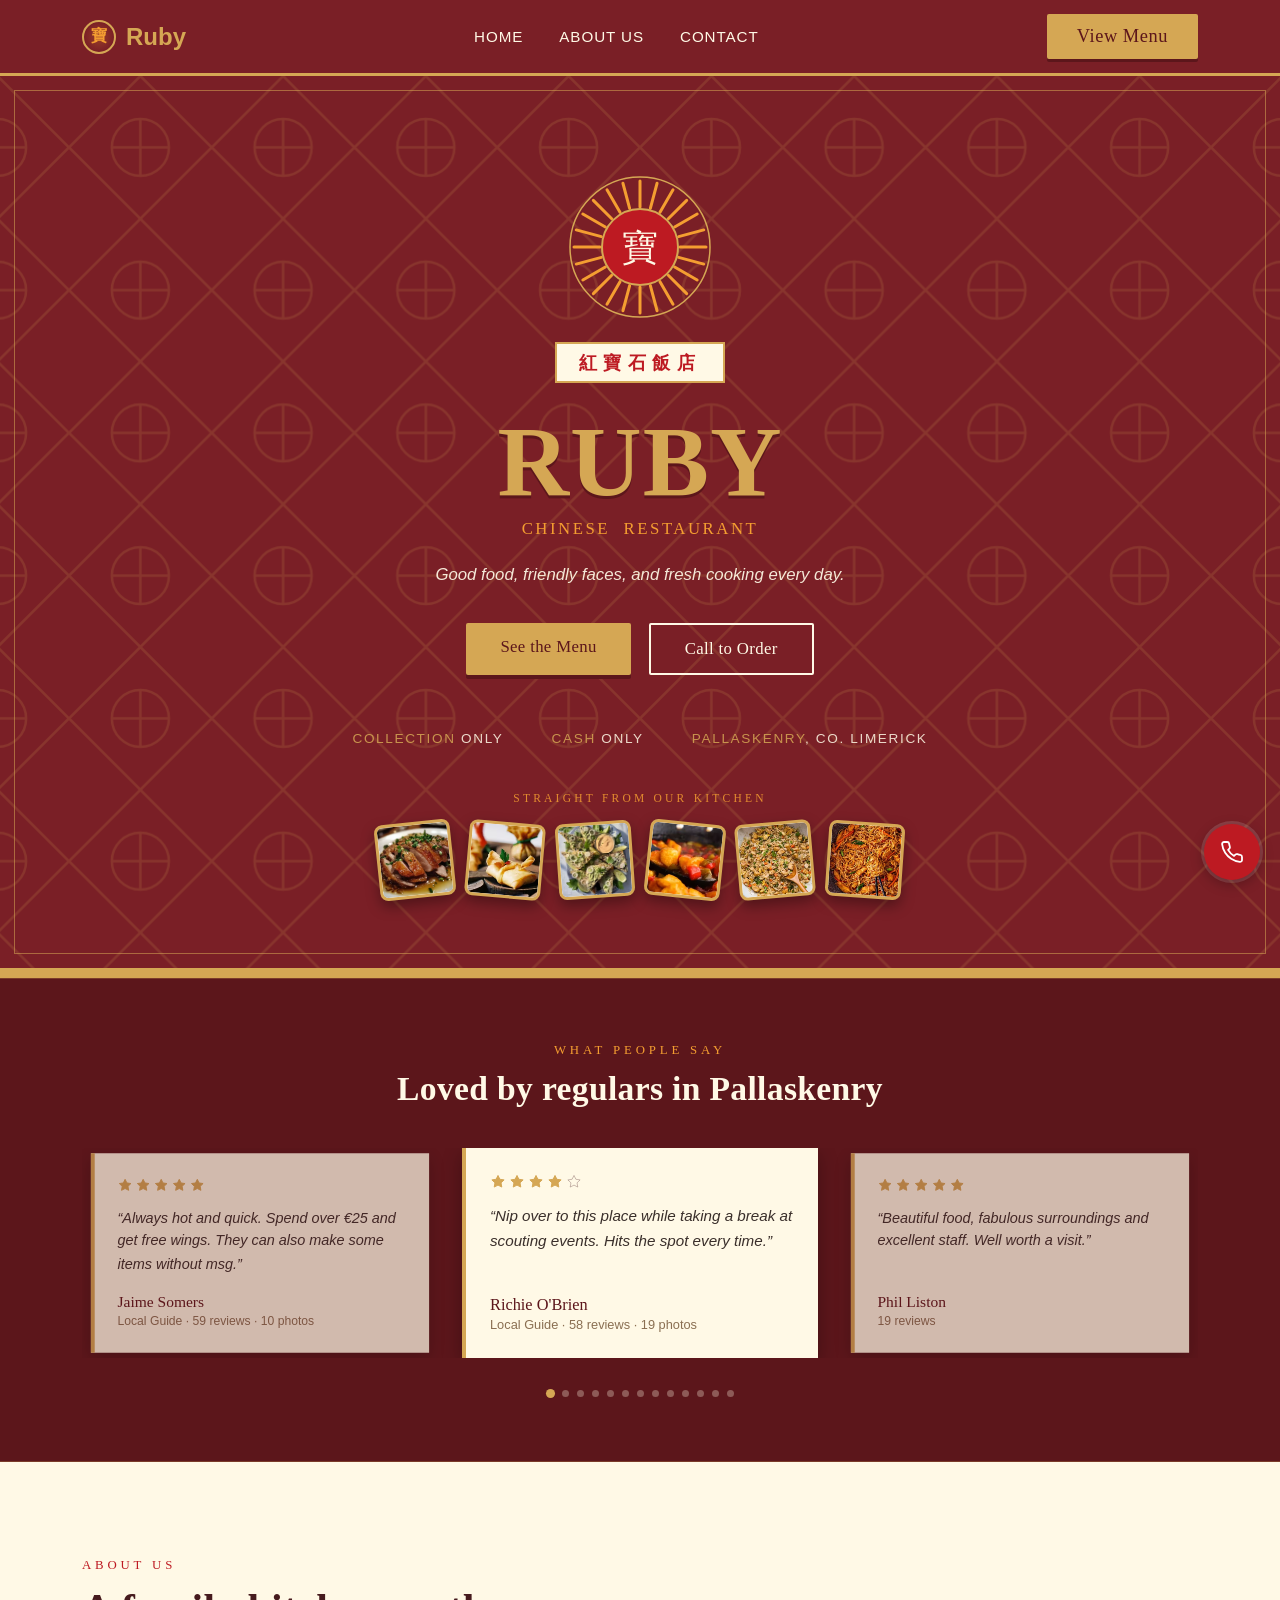
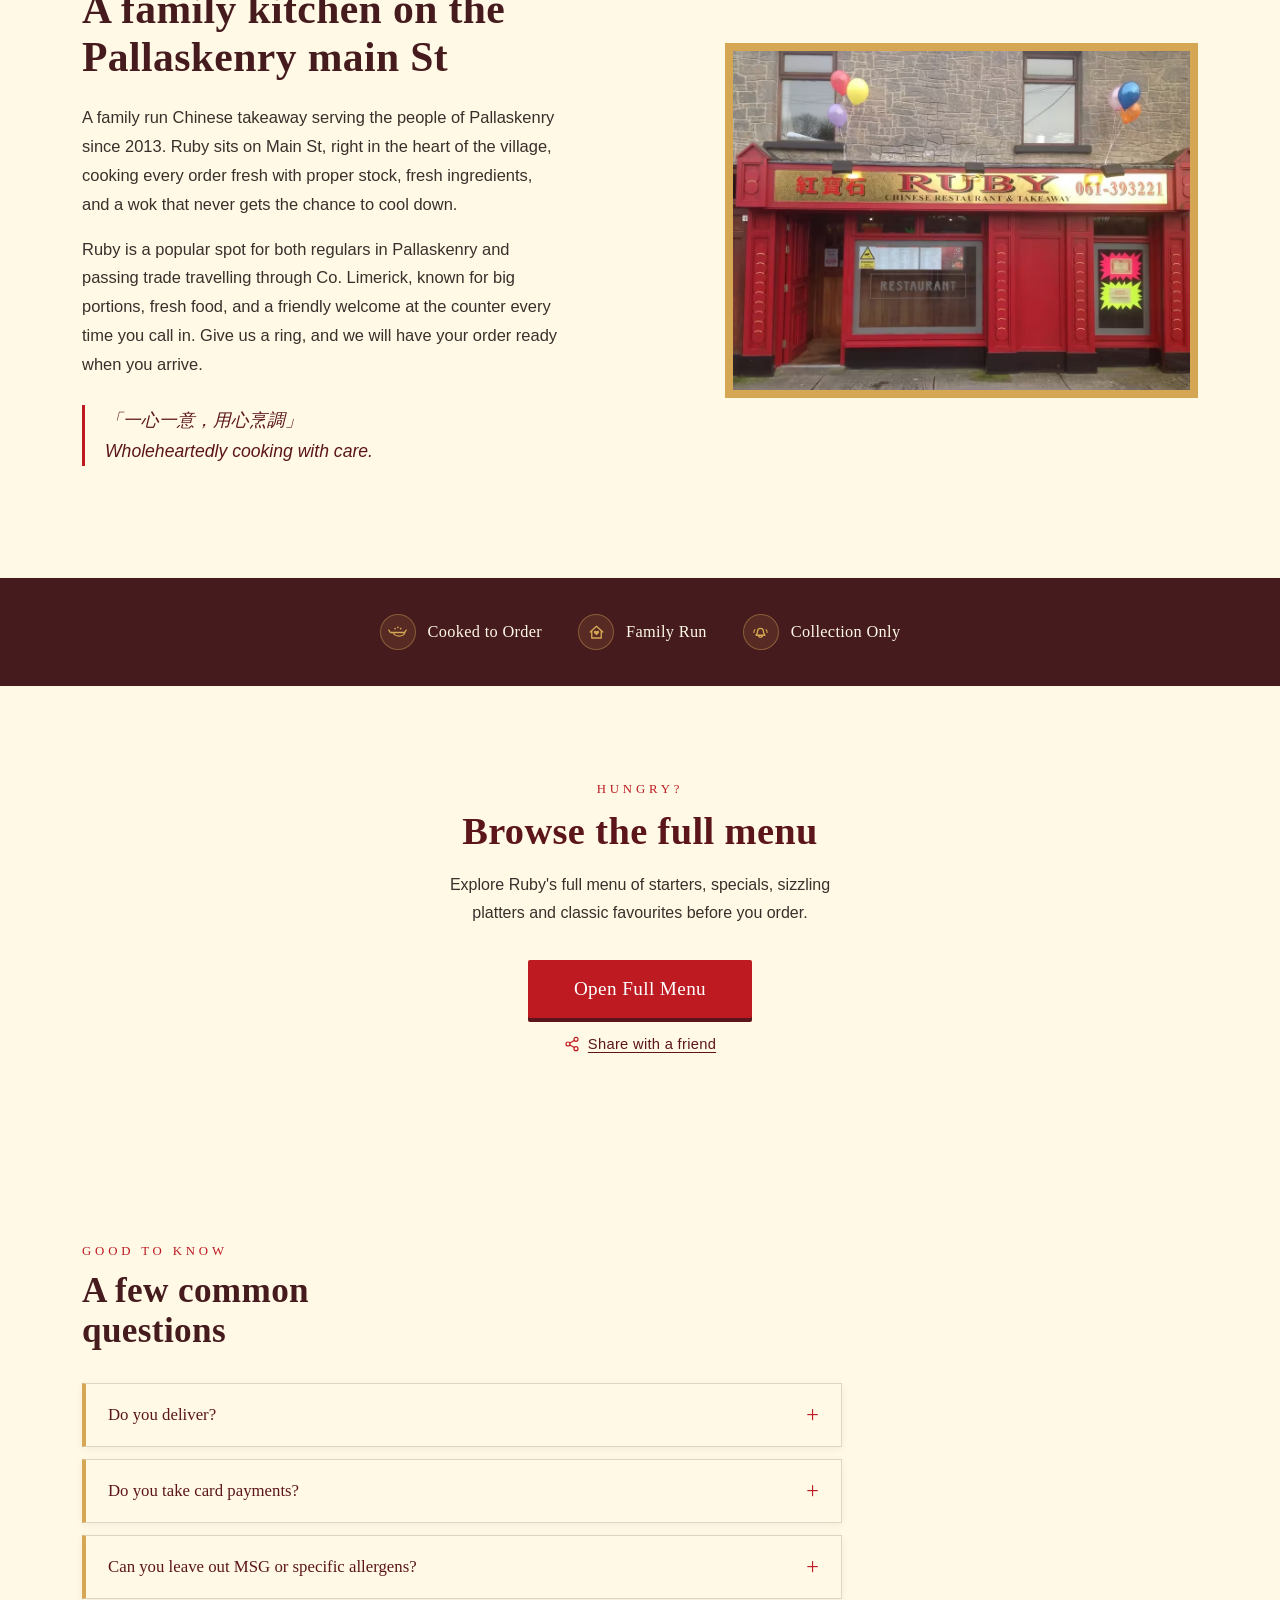
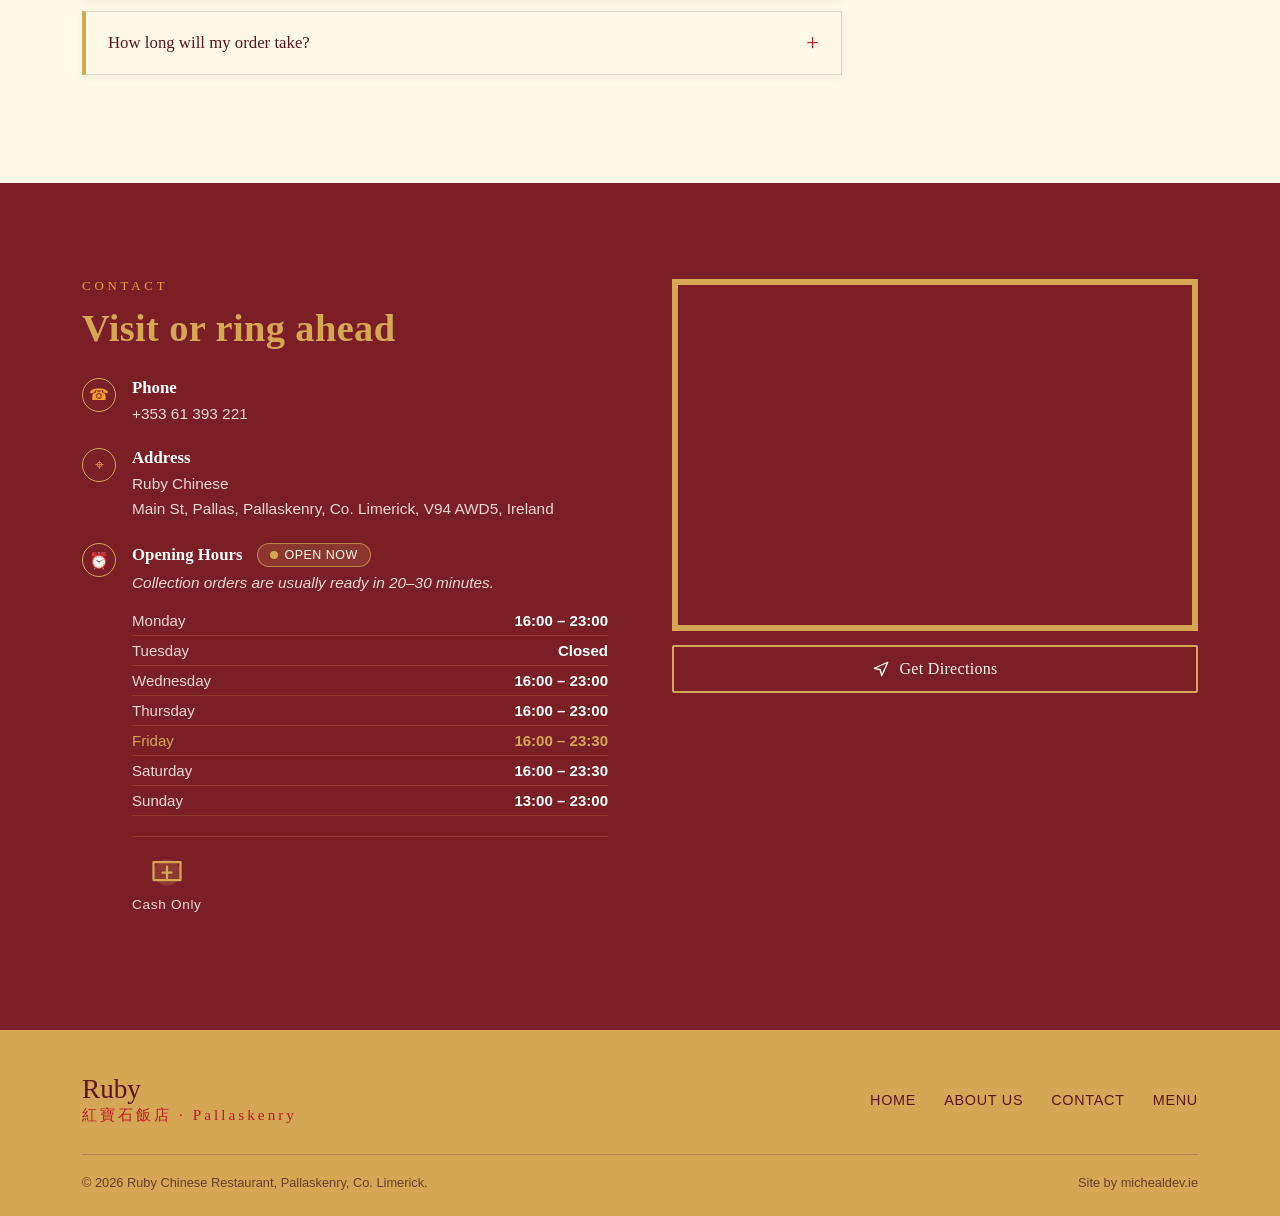
<file: index.html>
<!DOCTYPE html>
<html lang="en">
<head>
<meta charset="UTF-8">
<meta name="viewport" content="width=device-width, initial-scale=1.0">
<title>Ruby Chinese Restaurant Pallaskenry | Chinese Takeaway Co. Limerick</title>
<meta name="description" content="Ruby Chinese Restaurant is a family-run Chinese takeaway in Pallaskenry, Co. Limerick. Fresh wok-cooked food, sizzling platters, starters and classic favourites. Open Wed–Sat, collection only. Call +353 61 393 221.">
<meta name="keywords" content="Chinese takeaway Pallaskenry, Chinese restaurant Limerick, Ruby Chinese Pallaskenry, Chinese food Co. Limerick, takeaway near me Pallaskenry">
<meta name="robots" content="index, follow">
<meta name="author" content="Ruby Chinese Restaurant">
<link rel="canonical" href="https://rubychinese.ie/index.html">
<meta name="theme-color" content="#7A1F26">
<link rel="manifest" href="manifest.json">
<link rel="icon" type="image/svg+xml" href="icon.svg">
<link rel="apple-touch-icon" href="apple-touch-icon.png">
<meta name="apple-mobile-web-app-capable" content="yes">
<meta name="apple-mobile-web-app-status-bar-style" content="black-translucent">
<meta name="apple-mobile-web-app-title" content="Ruby">

<!-- Open Graph -->
<meta property="og:type" content="restaurant">
<meta property="og:title" content="Ruby Chinese Restaurant | Chinese Takeaway in Pallaskenry, Co. Limerick">
<meta property="og:description" content="Family-run Chinese takeaway in Pallaskenry serving fresh wok-cooked food, sizzling platters and classic favourites. collection only.">
<meta property="og:url" content="https://rubychinese.ie/index.html">
<meta property="og:image" content="https://rubychinese.ie/images/ruby-og-cover.jpg">
<meta property="og:image:alt" content="Ruby Chinese Restaurant, Pallaskenry">
<meta property="og:locale" content="en_IE">
<meta property="og:site_name" content="Ruby Chinese Restaurant">

<!-- Twitter -->
<meta name="twitter:card" content="summary_large_image">
<meta name="twitter:title" content="Ruby Chinese Restaurant | Chinese Takeaway in Pallaskenry, Co. Limerick">
<meta name="twitter:description" content="Family-run Chinese takeaway in Pallaskenry, Co. Limerick. Fresh wok-cooked food, sizzling platters and classic favourites. Open Wed–Sat, collection only.">
<meta name="twitter:image" content="https://rubychinese.ie/images/ruby-og-cover.jpg">

<!-- Local business structured data -->
<script type="application/ld+json">
{
  "@context": "https://schema.org",
  "@type": "Restaurant",
  "name": "Ruby Chinese Restaurant",
  "alternateName": "紅寶石飯店",
  "image": "https://rubychinese.ie/images/ruby-og-cover.jpg",
  "url": "https://rubychinese.ie/index.html",
  "telephone": "+353 61 393221",
  "servesCuisine": "Chinese",
  "priceRange": "€€",
  "acceptsReservations": "false",
  "menu": "https://rubychinese.ie/menu.html",
  "paymentAccepted": "Cash",
  "address": {
    "@type": "PostalAddress",
    "streetAddress": "Main St, Pallas",
    "addressLocality": "Pallaskenry",
    "addressRegion": "Co. Limerick",
    "postalCode": "V94 AWD5",
    "addressCountry": "IE"
  },
  "geo": {
    "@type": "GeoCoordinates",
    "latitude": 52.643934,
    "longitude": -8.867233
  },
  "openingHoursSpecification": [
    { "@type": "OpeningHoursSpecification", "dayOfWeek": "Monday", "opens": "16:00", "closes": "23:00" },
    { "@type": "OpeningHoursSpecification", "dayOfWeek": "Wednesday", "opens": "16:00", "closes": "23:00" },
    { "@type": "OpeningHoursSpecification", "dayOfWeek": "Thursday", "opens": "16:00", "closes": "23:00" },
    { "@type": "OpeningHoursSpecification", "dayOfWeek": "Friday", "opens": "16:00", "closes": "23:30" },
    { "@type": "OpeningHoursSpecification", "dayOfWeek": "Saturday", "opens": "16:00", "closes": "23:30" },
    { "@type": "OpeningHoursSpecification", "dayOfWeek": "Sunday", "opens": "13:00", "closes": "23:00" }
  ],
  "aggregateRating": {
    "@type": "AggregateRating",
    "ratingValue": "4.5",
    "reviewCount": "13"
  }
}
</script>
<script type="application/ld+json">
{
  "@context": "https://schema.org",
  "@type": "BreadcrumbList",
  "itemListElement": [
    { "@type": "ListItem", "position": 1, "name": "Home", "item": "https://rubychinese.ie/index.html" },
    { "@type": "ListItem", "position": 2, "name": "Menu", "item": "https://rubychinese.ie/menu.html" }
  ]
}
</script>
<script type="application/ld+json">
{
  "@context": "https://schema.org",
  "@type": "FAQPage",
  "mainEntity": [
    {
      "@type": "Question",
      "name": "Do you deliver?",
      "acceptedAnswer": { "@type": "Answer", "text": "No, we're collection only \u2014 ring ahead and we'll have your order ready to pick up." }
    },
    {
      "@type": "Question",
      "name": "Do you take card payments?",
      "acceptedAnswer": { "@type": "Answer", "text": "We're cash only at the moment, so please bring cash when collecting your order." }
    },
    {
      "@type": "Question",
      "name": "Can you leave out MSG or specific allergens?",
      "acceptedAnswer": { "@type": "Answer", "text": "Just let us know when you order and we'll do our best to accommodate. See the allergen key on our menu page for details on each dish." }
    },
    {
      "@type": "Question",
      "name": "How long will my order take?",
      "acceptedAnswer": { "@type": "Answer", "text": "Collection orders are usually ready in 20\u201330 minutes, though it can vary at busy times \u2014 we'll give you an estimate when you call." }
    }
  ]
}
</script>

<style>
  :root{
    --maroon:#7A1F26;
    --maroon-deep:#5c161b;
    --gold:#D5A754;
    --sun:#F49E31;
    --cream:#FFF9E6;
    --header-brown:#461B1E;
    --ruby-red:#BD1A22;
    --white:#FFFFFF;
    --charcoal:#1A1A1A;
  }

  *{margin:0;padding:0;box-sizing:border-box;}

  html{scroll-behavior:smooth;}

  body{
    background:var(--cream);
    color:var(--charcoal);
    font-family:-apple-system, BlinkMacSystemFont, 'Segoe UI', Roboto, Helvetica, Arial, sans-serif;
    overflow-x:hidden;
  }

  h1,h2,h3,.display{
    font-family:Georgia, 'Times New Roman', Times, serif;
    letter-spacing:.01em;
  }

  .chinese{
    font-family:'Songti SC', 'STSong', SimSun, serif;
  }

  a{color:inherit;text-decoration:none;}

  img{max-width:100%;display:block;}

  .wrap{
    max-width:1180px;
    margin:0 auto;
    padding:0 32px;
  }

  @media (prefers-reduced-motion: reduce){
    *{animation:none !important; transition:none !important;}
  }

  /* ---------- NAV ---------- */
  header.site-nav{
    position:sticky;
    top:0;
    z-index:100;
    background:var(--maroon);
    border-bottom:3px solid var(--gold);
  }
  .nav-inner{
    max-width:1180px;
    margin:0 auto;
    padding:14px 32px;
    display:flex;
    align-items:center;
    justify-content:space-between;
    gap:24px;
  }
  .nav-logo{
    display:flex;
    align-items:center;
    gap:10px;
    color:var(--gold);
    font-size:1.5rem;
    font-weight:600;
  }
  .nav-logo .mark{
    width:34px;height:34px;
    border-radius:50%;
    border:2px solid var(--gold);
    display:flex;align-items:center;justify-content:center;
    font-family:'Songti SC','STSong',SimSun,serif;
    font-size:1rem;
    color:var(--sun);
    background:radial-gradient(circle, rgba(244,158,49,.25), transparent 70%);
  }
  .nav-links{
    display:flex;
    align-items:center;
    gap:36px;
    list-style:none;
  }
  .nav-links a{
    color:var(--cream);
    font-size:.95rem;
    letter-spacing:.06em;
    text-transform:uppercase;
    position:relative;
    padding-bottom:4px;
  }
  .nav-links a::after{
    content:"";
    position:absolute;left:0;bottom:0;
    width:0%;height:2px;
    background:var(--gold);
    transition:width .25s ease;
  }
  .nav-links a:hover::after,
  .nav-links a:focus-visible::after{width:100%;}
  .nav-links a:focus-visible{outline:2px solid var(--gold); outline-offset:4px;}

  .nav-menu-cta{
    background:var(--gold);
    color:var(--maroon-deep);
    font-family:Georgia, 'Times New Roman', Times, serif;
    font-size:1.15rem;
    padding:12px 30px;
    border-radius:2px;
    letter-spacing:.03em;
    box-shadow:0 3px 0 var(--maroon-deep);
    transition:transform .18s ease, box-shadow .18s ease;
    white-space:nowrap;
  }
  .nav-menu-cta:hover{
    transform:translateY(-2px);
    box-shadow:0 5px 0 var(--maroon-deep);
  }
  .nav-menu-cta:focus-visible{outline:3px solid var(--white); outline-offset:3px;}

  .nav-toggle{display:none;}

  /* ---------- HERO (menu-cover motif) ---------- */
  .hero{
    position:relative;
    background:var(--maroon);
    color:var(--cream);
    overflow:hidden;
    padding:96px 32px 70px;
    text-align:center;
    border-bottom:10px solid var(--gold);
  }

  .hero::before{
    content:"";
    position:absolute;
    inset:14px;
    border:1.5px solid rgba(213,167,84,.55);
    pointer-events:none;
  }

  /* Lattice window (chuang hua) motif - fine gold linework, low opacity,
     stays behind text without ever competing with it for contrast */
  .lattice-wrap{
    position:absolute;
    inset:0;
    z-index:0;
    opacity:.16;
    pointer-events:none;
  }
  .lattice-wrap svg{width:100%;height:100%;}

  /* Small sunburst badge sits only behind the seal mark, not full hero */
  .sun-badge{
    position:relative;
    width:150px;height:150px;
    margin:0 auto 22px;
  }
  .sun-badge svg{width:100%;height:100%;}
  .sun-badge .rays{animation:spin 120s linear infinite;transform-origin:75px 75px;}
  @keyframes spin{ to{ transform:rotate(360deg); } }
  .sun-badge .seal{
    position:absolute;inset:0;
    display:flex;align-items:center;justify-content:center;
    font-family:'Songti SC', 'STSong', SimSun, serif;
    color:var(--cream);
    font-size:2.1rem;
  }

  .hero-content{position:relative;z-index:2;}

  .hero-chinese{
    font-family:'Songti SC', 'STSong', SimSun, serif;
    color:var(--ruby-red);
    background:var(--cream);
    display:inline-block;
    padding:6px 22px;
    font-size:1.15rem;
    letter-spacing:.35em;
    font-weight:700;
    box-shadow:0 0 0 2px var(--gold);
    margin-bottom:34px;
  }

  .hero h1{
    font-size:clamp(3.2rem, 9vw, 6.2rem);
    color:var(--gold);
    line-height:.95;
    text-shadow:0 3px 0 var(--maroon-deep);
  }

  .hero .sub{
    font-family:'Songti SC', 'STSong', SimSun, serif;
    color:var(--sun);
    font-size:1.05rem;
    letter-spacing:.15em;
    margin-top:10px;
  }

  .hero p.tagline{
    max-width:520px;
    margin:26px auto 0;
    font-size:1.05rem;
    color:var(--cream);
    opacity:.92;
    font-style:italic;
    font-family:-apple-system, BlinkMacSystemFont, 'Segoe UI', Roboto, Helvetica, Arial, sans-serif;
  }

  .hero-actions{
    margin-top:38px;
    display:flex;
    gap:18px;
    justify-content:center;
    flex-wrap:wrap;
  }
  .btn{
    font-family:Georgia, 'Times New Roman', Times, serif;
    font-size:1.05rem;
    padding:14px 34px;
    border-radius:2px;
    display:inline-block;
    letter-spacing:.02em;
    transition:transform .18s ease, box-shadow .18s ease;
  }
  .btn-primary{
    background:var(--gold);
    color:var(--maroon-deep);
    box-shadow:0 4px 0 var(--maroon-deep);
  }
  .btn-primary:hover{transform:translateY(-2px);box-shadow:0 6px 0 var(--maroon-deep);}
  .btn-outline{
    border:2px solid var(--cream);
    color:var(--cream);
  }
  .btn-outline:hover{background:rgba(255,249,230,.12); border-color:var(--gold); color:var(--gold);}
  .btn:focus-visible{outline:3px solid var(--white); outline-offset:3px;}

  .hero-strip{
    position:relative;
    z-index:2;
    margin-top:56px;
    display:flex;
    justify-content:center;
    gap:48px;
    flex-wrap:wrap;
    font-size:.85rem;
    letter-spacing:.12em;
    text-transform:uppercase;
    color:var(--cream);
    opacity:.85;
  }
  .hero-strip span.gold{color:var(--gold); opacity:1;}

  /* ---------- HERO DISH PHOTO STRIP ---------- */
  .hero-dish-strip{
    position:relative;
    z-index:2;
    margin-top:46px;
  }
  .hero-dish-strip-label{
    display:block;
    text-align:center;
    font-family:'Songti SC', 'STSong', SimSun, serif;
    color:var(--sun);
    font-size:.72rem;
    letter-spacing:.28em;
    text-transform:uppercase;
    margin-bottom:18px;
    opacity:.85;
  }
  .hero-dish-strip-row{
    display:flex;
    justify-content:center;
    align-items:center;
    gap:14px;
    flex-wrap:wrap;
    max-width:620px;
    margin:0 auto;
  }
  .dish-tile{
    display:block;
    width:76px;
    height:76px;
    border-radius:8px;
    border:3px solid var(--gold);
    box-shadow:0 6px 14px rgba(0,0,0,.35);
    transform:rotate(var(--r, 0deg));
    transition:transform .25s ease, box-shadow .25s ease;
    background:var(--cream);
    overflow:hidden;
  }
  .dish-tile img{
    width:100%;
    height:100%;
    object-fit:cover;
    display:block;
  }
  .dish-tile:hover, .dish-tile:focus-visible{
    transform:rotate(0deg) scale(1.14);
    box-shadow:0 10px 22px rgba(0,0,0,.4);
    position:relative;
    z-index:5;
  }
  .dish-tile:focus-visible{outline:3px solid var(--white); outline-offset:3px;}
  .hero-dish-strip-row-mobile{display:none;}
  @media (max-width: 720px){
    .hero-dish-strip-row{display:none;}
    .hero-dish-strip-row-mobile{
      display:flex;
      flex-wrap:nowrap;
      overflow-x:auto;
      justify-content:flex-start;
      padding:4px 24px 10px;
      gap:12px;
      -webkit-overflow-scrolling:touch;
      scrollbar-width:none;
    }
    .hero-dish-strip-row-mobile::-webkit-scrollbar{display:none;}
    .hero-dish-strip-row-mobile .dish-tile{width:64px;height:64px;flex:0 0 auto;}
  }

  /* ---------- TRUST BAR (rotating reviews) ---------- */
  .trust-bar{
    background:var(--maroon-deep);
    border-top:1px solid rgba(213,167,84,.25);
    border-bottom:1px solid rgba(213,167,84,.25);
    padding:64px 0;
    text-align:center;
  }
  .trust-bar .eyebrow{margin:0 auto 12px; color:var(--sun);}
  .trust-bar h2{
    color:var(--cream);
    font-size:2.1rem;
    margin-bottom:40px;
  }
  .trust-viewport{
    overflow:hidden;
  }
  .trust-track{
    display:flex;
    gap:24px;
    transition:opacity .35s ease;
  }
  .trust-track.fading{opacity:0;}
  .review-card{
    flex:1 1 0;
    min-width:0;
    background:var(--cream);
    border-left:4px solid var(--gold);
    padding:26px 24px;
    text-align:left;
    box-shadow:0 6px 18px rgba(0,0,0,.28);
    transition:transform .35s ease, opacity .35s ease, box-shadow .35s ease;
    display:block;
  }
  .review-card.side{
    opacity:.72;
    transform:scale(.95);
    cursor:pointer;
  }
  .review-card.side:hover{
    opacity:.95;
    transform:scale(.97);
    box-shadow:0 8px 24px rgba(0,0,0,.34);
  }
  .review-card.center{
    opacity:1;
    transform:scale(1);
    cursor:pointer;
  }
  .review-card.center:hover{
    box-shadow:0 8px 24px rgba(0,0,0,.34);
  }
  .review-stars{
    display:flex;
    gap:3px;
    margin-bottom:14px;
  }
  .review-stars svg{width:16px;height:16px;}
  .review-stars .star-filled{fill:var(--gold); stroke:var(--gold);}
  .review-stars .star-empty{fill:none; stroke:rgba(70,27,30,.3);}
  .review-text{
    font-size:.95rem;
    line-height:1.6;
    color:#3a2f2b;
    font-style:italic;
    margin-bottom:18px;
    min-height:4.8em;
  }
  .review-name{
    font-family:Georgia, 'Times New Roman', Times, serif;
    color:var(--maroon-deep);
    font-size:1.02rem;
  }
  .review-meta{
    font-size:.8rem;
    color:#8a6f52;
    margin-top:2px;
  }
  .trust-dots{
    display:flex;
    justify-content:center;
    gap:8px;
    margin-top:32px;
  }
  .trust-dot{
    width:7px;height:7px;border-radius:50%;
    background:rgba(255,249,230,.3);
    border:none;
    padding:0;
    transition:background .2s ease, transform .2s ease;
  }
  .trust-dot.active{background:var(--gold); transform:scale(1.3);}

  @media (max-width: 880px){
    /* Mobile: show a single review card; swipe left/right moves to the next/previous */
    .trust-viewport{touch-action:pan-y;}
    .trust-track{flex-direction:row;}
    .review-text{min-height:0;}
    .review-card.side{display:none;}
    .review-card.center{width:100%;}
  }

  /* ---------- SECTION HEADERS ---------- */
  .eyebrow{
    font-family:'Songti SC', 'STSong', SimSun, serif;
    color:var(--ruby-red);
    letter-spacing:.3em;
    font-size:.8rem;
    text-transform:uppercase;
    display:block;
    margin-bottom:12px;
  }

  section{padding:96px 0;}

  /* ---------- ABOUT ---------- */
  .about{
    display:grid;
    grid-template-columns:1.1fr .9fr;
    gap:64px;
    align-items:center;
  }
  .about h2{
    font-size:2.6rem;
    color:var(--header-brown);
    margin-bottom:22px;
  }
  .about p{
    font-size:1.03rem;
    line-height:1.75;
    color:#3a2f2b;
    margin-bottom:16px;
    max-width:52ch;
  }
  .about .quote{
    margin-top:26px;
    padding-left:20px;
    border-left:3px solid var(--ruby-red);
    font-style:italic;
    color:var(--maroon-deep);
    font-family:Georgia, 'Times New Roman', Times, serif;
    font-size:1.1rem;
  }

  .about-visual{
    position:relative;
    aspect-ratio:4/3;
    background:var(--maroon);
    border:8px solid var(--gold);
    overflow:hidden;
  }
  .about-visual img{
    width:100%;
    height:100%;
    object-fit:cover;
    object-position:center;
    display:block;
  }

  /* ---------- WHY / FEATURES ---------- */
  .features{
    background:var(--header-brown);
    color:var(--cream);
    padding:36px 0;
  }

  .feature-strip{
    display:flex;
    justify-content:center;
    align-items:center;
    flex-wrap:wrap;
    gap:36px;
  }
  .feature-item{
    display:flex;
    align-items:center;
    gap:12px;
    font-family:Georgia, 'Times New Roman', Times, serif;
    font-size:1.02rem;
    color:var(--cream);
    letter-spacing:.02em;
  }
  .feature-icon{
    color:var(--gold);
    background:rgba(213,167,84,.12);
    border:1px solid rgba(213,167,84,.4);
    width:36px;height:36px;
    border-radius:50%;
    display:flex;align-items:center;justify-content:center;
    flex:0 0 auto;
  }
  .feature-icon svg{width:19px;height:19px;overflow:visible;}

  /* wok icon: dots hop like food jumping in a hot wok */
  .icon-wok .sizzle-dot{
    animation:sizzleBounce .9s ease-in-out infinite;
    transform-origin:center;
  }
  .icon-wok .sizzle-dot:nth-child(2){animation-delay:.15s;}
  .icon-wok .sizzle-dot:nth-child(3){animation-delay:.3s;}
  @keyframes sizzleBounce{
    0%,100%{transform:translateY(0);}
    50%{transform:translateY(-3.5px);}
  }

  /* family icon: little heart over a house, gentle pulse */
  .icon-family .heart{
    animation:heartPulse 1.8s ease-in-out infinite;
    transform-origin:center;
  }
  @keyframes heartPulse{
    0%,100%{transform:scale(1);}
    50%{transform:scale(1.18);}
  }

  /* bell icon: swings like it's being rung, then settles */
  .icon-bell{
    transform-origin:50% 12%;
    animation:bellRing 2.6s ease-in-out infinite;
  }
  @keyframes bellRing{
    0%,55%,100%{transform:rotate(0deg);}
    60%{transform:rotate(-14deg);}
    66%{transform:rotate(11deg);}
    72%{transform:rotate(-8deg);}
    78%{transform:rotate(5deg);}
    84%{transform:rotate(-3deg);}
    90%{transform:rotate(0deg);}
  }
  .icon-bell .bell-wave{
    animation:waveFade 2.6s ease-in-out infinite;
  }
  .icon-bell .bell-wave.right{animation-delay:.1s;}
  @keyframes waveFade{
    0%,55%{opacity:0;}
    62%{opacity:1;}
    85%,100%{opacity:0;}
  }

  /* ---------- MENU TEASER STRIP ---------- */
  .menu-teaser{
    background:var(--cream);
    text-align:center;
  }
  .menu-teaser .eyebrow{margin:0 auto 12px;}
  .menu-teaser h2{
    color:var(--maroon-deep);
    font-size:2.4rem;
    margin-bottom:18px;
  }
  .menu-teaser p{
    max-width:46ch;
    margin:0 auto 34px;
    color:#3a2f2b;
    line-height:1.7;
  }
  .menu-teaser .btn-primary{
    background:var(--ruby-red);
    color:var(--white);
    box-shadow:0 4px 0 var(--maroon-deep);
    font-size:1.2rem;
    padding:18px 46px;
  }
  .menu-teaser .btn-primary:hover{box-shadow:0 6px 0 var(--maroon-deep);}
  .share-btn{
    display:flex;
    align-items:center;
    justify-content:center;
    gap:8px;
    margin:18px auto 0;
    background:none;
    border:none;
    color:var(--maroon-deep);
    font-family:-apple-system, BlinkMacSystemFont, 'Segoe UI', Roboto, Helvetica, Arial, sans-serif;
    font-size:.92rem;
    letter-spacing:.02em;
    text-decoration:underline;
    text-underline-offset:3px;
    cursor:pointer;
  }
  .share-btn svg{width:16px;height:16px;color:var(--ruby-red);}
  .share-btn:hover{color:var(--ruby-red);}
  .share-btn:focus-visible{outline:2px solid var(--ruby-red); outline-offset:3px;}

  /* ---------- FAQ ---------- */
  .faq{
    background:var(--cream);
  }
  .faq h2{
    color:var(--header-brown);
    font-size:2.2rem;
    margin-bottom:32px;
    max-width:20ch;
  }
  .faq-list{
    max-width:760px;
  }
  .faq-item{
    background:var(--cream);
    border:1px solid rgba(70,27,30,.16);
    border-left:4px solid var(--gold);
    box-shadow:0 2px 8px rgba(70,27,30,.06);
    padding:0;
    margin-bottom:12px;
  }
  .faq-item summary{
    cursor:pointer;
    list-style:none;
    padding:18px 22px;
    font-family:Georgia, 'Times New Roman', Times, serif;
    color:var(--maroon-deep);
    font-size:1.05rem;
    display:flex;
    align-items:center;
    justify-content:space-between;
    gap:12px;
  }
  .faq-item summary::-webkit-details-marker{display:none;}
  .faq-item summary::after{
    content:"+";
    font-size:1.4rem;
    color:var(--ruby-red);
    flex:0 0 auto;
    transition:transform .2s ease;
  }
  .faq-item[open] summary::after{
    transform:rotate(45deg);
  }
  .faq-item p{
    padding:0 22px 20px;
    color:#3a2f2b;
    font-size:.95rem;
    line-height:1.65;
  }

  /* ---------- CONTACT ---------- */
  .contact{
    background:var(--maroon);
    color:var(--cream);
  }
  .contact-grid{
    display:grid;
    grid-template-columns:1fr 1fr;
    gap:64px;
  }
  .contact h2{
    font-size:2.4rem;
    color:var(--gold);
    margin-bottom:28px;
  }
  .info-row{
    display:flex;
    gap:16px;
    margin-bottom:22px;
    align-items:flex-start;
  }
  .info-row .icon{
    width:34px;height:34px;flex:0 0 34px;
    border-radius:50%;
    border:1.5px solid var(--gold);
    display:flex;align-items:center;justify-content:center;
    color:var(--sun);
    font-size:1rem;
  }
  .info-row h4{
    font-family:Georgia, 'Times New Roman', Times, serif;
    color:var(--white);
    font-size:1.05rem;
    margin-bottom:4px;
  }
  .info-row p, .info-row a{
    color:rgba(255,249,230,.85);
    line-height:1.6;
    font-size:.96rem;
  }
  .info-row a:hover{color:var(--gold);}

  .hours-heading-row{
    display:flex;
    align-items:center;
    flex-wrap:wrap;
    gap:10px 14px;
    margin-bottom:4px;
  }
  .hours-heading-row h4{margin-bottom:0;}
  .status-badge{
    display:inline-flex;
    align-items:center;
    gap:7px;
    padding:4px 12px;
    border-radius:20px;
    border:1px solid rgba(213,167,84,.4);
    background:rgba(213,167,84,.1);
    font-size:.78rem;
    letter-spacing:.04em;
    text-transform:uppercase;
    color:var(--cream);
  }
  .status-dot{
    width:8px;height:8px;
    border-radius:50%;
    background:rgba(255,249,230,.4);
    flex:0 0 auto;
  }
  .status-badge.is-open{
    border-color:rgba(213,167,84,.7);
    background:rgba(213,167,84,.18);
  }
  .status-badge.is-open .status-dot{
    background:var(--gold);
    animation:statusPulse 1.8s ease-in-out infinite;
  }
  .status-badge.is-closed .status-dot{
    background:rgba(255,249,230,.35);
  }
  .status-badge.is-closing-soon{
    border-color:rgba(244,158,49,.75);
    background:rgba(244,158,49,.18);
  }
  .status-badge.is-closing-soon .status-dot{
    background:var(--sun);
    animation:statusPulse 1s ease-in-out infinite;
  }
  @keyframes statusPulse{
    0%,100%{box-shadow:0 0 0 0 rgba(213,167,84,.55);}
    50%{box-shadow:0 0 0 5px rgba(213,167,84,0);}
  }

  .wait-note{
    font-size:.82rem;
    color:rgba(255,249,230,.7);
    font-style:italic;
    margin:2px 0 10px;
  }
  .wait-note.is-hidden{display:none;}

  .hours-table{
    width:100%;
    border-collapse:collapse;
    margin-top:6px;
  }
  .hours-table td{
    padding:6px 0;
    font-size:.94rem;
    color:rgba(255,249,230,.85);
    border-bottom:1px solid rgba(213,167,84,.2);
  }
  .hours-table td:last-child{
    text-align:right;
    color:var(--white);
    font-weight:600;
  }
  .hours-table tr.is-today td{
    color:var(--gold);
  }
  .hours-table tr.is-today td:last-child{
    color:var(--gold);
  }

  .payment-methods{
    display:flex;
    gap:28px;
    margin-top:20px;
    padding-top:16px;
    border-top:1px solid rgba(213,167,84,.2);
  }
  .payment-item{
    display:flex;
    flex-direction:column;
    align-items:center;
    gap:8px;
  }
  .payment-icon{
    width:36px;height:36px;
    color:var(--gold);
  }
  .cash-icon{
    animation:coinBounce 1.6s ease-in-out infinite;
  }
  @keyframes coinBounce{
    0%,100%{transform:translateY(0) scale(1);}
    50%{transform:translateY(-6px) scale(1.08);}
  }
  .payment-item span{
    font-size:.85rem;
    color:rgba(255,249,230,.85);
    letter-spacing:.05em;
  }

  .map-frame{
    border:6px solid var(--gold);
    overflow:hidden;
    min-height:340px;
  }
  .map-frame iframe{width:100%;height:100%;min-height:340px;border:0;display:block;}

  .directions-btn{
    display:flex;
    align-items:center;
    justify-content:center;
    gap:9px;
    margin-top:14px;
    padding:13px 20px;
    border:2px solid var(--gold);
    border-radius:2px;
    color:var(--cream);
    font-family:Georgia, 'Times New Roman', Times, serif;
    font-size:1rem;
    letter-spacing:.02em;
    transition:background .18s ease, color .18s ease;
  }
  .directions-btn svg{width:18px;height:18px;flex:0 0 auto;}
  .directions-btn:hover{background:var(--gold); color:var(--maroon-deep);}
  .directions-btn:focus-visible{outline:3px solid var(--white); outline-offset:3px;}

  /* ---------- FLOATING CALL BUTTON ---------- */
  .floating-call-btn{
    position:fixed;
    right:20px;
    bottom:20px;
    z-index:120;
    width:56px;
    height:56px;
    border-radius:50%;
    background:var(--ruby-red);
    color:var(--white);
    display:flex;
    align-items:center;
    justify-content:center;
    box-shadow:0 4px 14px rgba(0,0,0,.3), 0 0 0 3px rgba(255,255,255,.15);
    transition:transform .18s ease, box-shadow .18s ease, background .18s ease;
    animation:floatCallPulse 2.6s ease-in-out infinite;
  }
  .floating-call-btn svg{width:24px;height:24px;}
  .floating-call-btn:hover{
    background:var(--maroon-deep);
    transform:translateY(-2px) scale(1.05);
    box-shadow:0 6px 18px rgba(0,0,0,.35), 0 0 0 3px rgba(255,255,255,.2);
  }
  .floating-call-btn:focus-visible{
    outline:3px solid var(--gold);
    outline-offset:3px;
  }
  @keyframes floatCallPulse{
    0%, 100%{ box-shadow:0 4px 14px rgba(0,0,0,.3), 0 0 0 3px rgba(255,255,255,.15); }
    50%{ box-shadow:0 4px 14px rgba(0,0,0,.3), 0 0 0 8px rgba(189,26,34,.18); }
  }
  @media (max-width: 720px){
    .floating-call-btn{
      right:16px;
      bottom:16px;
      width:52px;
      height:52px;
    }
    .floating-call-btn svg{width:22px;height:22px;}
  }

  /* ---------- FOOTER ---------- */
  footer{
    background:var(--gold);
    color:var(--maroon-deep);
    padding:44px 0 26px;
  }
  .footer-top{
    display:flex;
    justify-content:space-between;
    align-items:center;
    flex-wrap:wrap;
    gap:20px;
    padding-bottom:28px;
    border-bottom:1px solid rgba(70,27,30,.25);
  }
  .footer-logo{
    font-family:Georgia, 'Times New Roman', Times, serif;
    font-size:1.7rem;
  }
  .footer-chinese{
    font-family:'Songti SC', 'STSong', SimSun, serif;
    color:var(--ruby-red);
    letter-spacing:.2em;
    font-size:.95rem;
  }
  footer nav ul{
    list-style:none;
    display:flex;
    gap:28px;
    font-size:.9rem;
    letter-spacing:.05em;
    text-transform:uppercase;
  }
  footer nav a:hover{color:var(--ruby-red);}
  .footer-bottom{
    padding-top:20px;
    display:flex;
    justify-content:space-between;
    flex-wrap:wrap;
    gap:10px;
    font-size:.8rem;
    color:rgba(70,27,30,.75);
  }

  /* ---------- RESPONSIVE ---------- */
  @media (max-width: 880px){
    .about, .contact-grid{grid-template-columns:1fr;}
    .about-visual{order:-1; max-width:340px; margin:0 auto;}
  }
  @media (max-width: 480px){
    .feature-strip{gap:22px;}
    .feature-item{font-size:.92rem;}
  }

  @media (max-width: 720px){
    .nav-links{
      position:fixed;
      top:66px; left:0; right:0;
      background:var(--maroon);
      flex-direction:column;
      align-items:flex-start;
      padding:20px 32px;
      gap:18px;
      border-bottom:0 solid var(--gold);
      transform:translateY(-130%);
      visibility:hidden;
      transition:transform .25s ease, visibility 0s linear .25s;
    }
    .nav-links.open{
      transform:translateY(0);
      visibility:visible;
      border-bottom:3px solid var(--gold);
      transition:transform .25s ease;
    }
    .nav-toggle{
      display:flex;
      flex-direction:column;
      align-items:center;
      justify-content:center;
      gap:6px;
      background:none;
      border:none;
      width:40px;height:40px;
      padding:0;
      cursor:pointer;
    }
    .nav-toggle-bar{
      display:block;
      width:22px;
      height:2px;
      background:var(--gold);
      border-radius:1px;
      transition:transform .28s ease, opacity .2s ease, width .2s ease;
    }
    .nav-toggle[aria-expanded="true"] .nav-toggle-bar:first-child{
      transform:translateY(4px) rotate(45deg);
    }
    .nav-toggle[aria-expanded="true"] .nav-toggle-bar:last-child{
      transform:translateY(-4px) rotate(-45deg);
    }
    .nav-toggle:focus-visible{
      outline:2px solid var(--gold);
      outline-offset:4px;
    }
    .nav-menu-cta{padding:10px 20px; font-size:1rem;}
    .hero{padding:80px 20px 56px;}
    section{padding:64px 0;}
  }

  /* blur everything except the header/nav while the mobile menu is open */
  main, footer{
    transition:filter .25s ease;
    filter:blur(0);
  }
  body.nav-open main, body.nav-open footer{
    filter:blur(5px);
    pointer-events:none;
  }
</style>
</head>
<body>

<header class="site-nav">
  <div class="nav-inner">
    <a href="#top" class="nav-logo">
      <span class="mark chinese">寶</span>
      Ruby
    </a>
    <ul class="nav-links" id="navLinks">
      <li><a href="#top">Home</a></li>
      <li><a href="#about">About Us</a></li>
      <li><a href="#contact">Contact</a></li>
    </ul>
    <div style="display:flex; align-items:center; gap:14px;">
      <a class="nav-menu-cta" href="menu.html">View Menu</a>
      <button class="nav-toggle" id="navToggle" aria-label="Toggle navigation" aria-expanded="false">
        <span class="nav-toggle-bar"></span>
        <span class="nav-toggle-bar"></span>
      </button>
    </div>
  </div>
</header>

<main id="top">

  <!-- HERO -->
  <section class="hero" aria-label="Ruby Chinese Restaurant, Pallaskenry">
    <div class="lattice-wrap" aria-hidden="true">
      <svg viewBox="0 0 800 500" preserveAspectRatio="xMidYMid slice">
        <defs>
          <pattern id="latticePattern" width="80" height="80" patternUnits="userSpaceOnUse">
            <path d="M40 0 L80 40 L40 80 L0 40 Z" fill="none" stroke="#D5A754" stroke-width="1.4"/>
            <circle cx="40" cy="40" r="16" fill="none" stroke="#D5A754" stroke-width="1.4"/>
            <path d="M40 24 V56 M24 40 H56" stroke="#D5A754" stroke-width="1.4"/>
          </pattern>
        </defs>
        <rect width="800" height="500" fill="url(#latticePattern)"/>
      </svg>
    </div>

    <div class="hero-content">
      <div class="sun-badge" id="sunBadge" aria-hidden="true"></div>
      <span class="hero-chinese">紅寶石飯店</span>
      <h1>RUBY</h1>
      <div class="sub">CHINESE&nbsp; RESTAURANT</div>
      <p class="tagline">Good food, friendly faces, and fresh cooking every day.</p>
      <div class="hero-actions">
        <a class="btn btn-primary" href="menu.html">See the Menu</a>
        <a class="btn btn-outline" href="tel:+35361393221">Call to Order</a>
      </div>
      <div class="hero-strip">
        <span><span class="gold">Collection</span> Only</span>
        <span><span class="gold">Cash</span> Only</span>
        <span><span class="gold">Pallaskenry</span>, Co. Limerick</span>
      </div>

      <div class="hero-dish-strip">
        <span class="hero-dish-strip-label">Straight From Our Kitchen</span>
        <div class="hero-dish-strip-row">
          <a class="dish-tile" style="--r:-6deg" href="menu.html#item-2" aria-label="Aromatic Duck &mdash; view on menu">
            <img src="400x400Food/Aromatic Duck.avif" alt="Aromatic Duck" width="76" height="76" loading="lazy" decoding="async">
          </a>
          <a class="dish-tile" style="--r:5deg" href="menu.html#item-5" aria-label="Spring Roll &mdash; view on menu">
            <img src="400x400Food/Spring Roll.avif" alt="Spring Roll" width="76" height="76" loading="lazy" decoding="async">
          </a>
          <a class="dish-tile" style="--r:-4deg" href="menu.html#item-16" aria-label="Sesame King Prawn on Toast &mdash; view on menu">
            <img src="400x400Food/Sesame King Prawn on Toast.avif" alt="Sesame King Prawn on Toast" width="76" height="76" loading="lazy" decoding="async">
          </a>
          <a class="dish-tile" style="--r:6deg" href="menu.html#item-32" aria-label="Sweet &amp; Sour Chicken &mdash; view on menu">
            <img src="400x400Food/Sweet & Sour Chicken.avif" alt="Sweet &amp; Sour Chicken" width="76" height="76" loading="lazy" decoding="async">
          </a>
          <a class="dish-tile" style="--r:-5deg" href="menu.html#item-63" aria-label="Chicken Fried Rice &mdash; view on menu">
            <img src="400x400Food/Chicken Fried Rice.avif" alt="Chicken Fried Rice" width="76" height="76" loading="lazy" decoding="async">
          </a>
          <a class="dish-tile" style="--r:4deg" href="menu.html#item-71" aria-label="Chicken Chow Mein &mdash; view on menu">
            <img src="400x400Food/Chicken Chow Mein.avif" alt="Chicken Chow Mein" width="76" height="76" loading="lazy" decoding="async">
          </a>
        </div>
        <div class="hero-dish-strip-row-mobile" id="dishStripMobile"></div>
      </div>
    </div>
  </section>

  <!-- TRUST BAR -->
  <section class="trust-bar" aria-label="Customer reviews">
    <div class="wrap">
      <span class="eyebrow">What People Say</span>
      <h2>Loved by regulars in Pallaskenry</h2>
      <div class="trust-viewport">
        <div class="trust-track" id="trustTrack"></div>
      </div>
      <div class="trust-dots" id="trustDots"></div>
    </div>
  </section>

  <!-- ABOUT -->
  <section id="about">
    <div class="wrap about">
      <div>
        <span class="eyebrow">About Us</span>
        <h2>A family kitchen on the Pallaskenry main St</h2>
        <p>A family run Chinese takeaway serving the people of Pallaskenry since 2013. Ruby sits on Main St, right in the heart of the village, cooking every order fresh with proper stock, fresh ingredients, and a wok that never gets the chance to cool down.</p>
        <p>Ruby is a popular spot for both regulars in Pallaskenry and passing trade travelling through Co. Limerick, known for big portions, fresh food, and a friendly welcome at the counter every time you call in. Give us a ring, and we will have your order ready when you arrive.</p>
        <p class="quote chinese">「一心一意，用心烹調」<br><span style="font-family:-apple-system, BlinkMacSystemFont, 'Segoe UI', Roboto, Helvetica, Arial, sans-serif; font-style:italic;">Wholeheartedly cooking with care.</span></p>
      </div>
      <div class="about-visual">
        <img src="1000x1250.avif" alt="Ruby Chinese Restaurant" loading="lazy" decoding="async">
      </div>
    </div>
  </section>

  <!-- FEATURES -->
  <section class="features">
    <div class="wrap">
      <div class="feature-strip">
        <div class="feature-item">
          <span class="feature-icon icon-wok">
            <svg viewBox="0 0 24 24" fill="none" stroke="currentColor" stroke-width="1.7" stroke-linecap="round">
              <path d="M3 12h18a7 4.5 0 0 1-14 0z"/>
              <path d="M3 12L1 9M21 12l2-3"/>
              <circle class="sizzle-dot" cx="9" cy="7" r="1.1" fill="currentColor" stroke="none"/>
              <circle class="sizzle-dot" cx="12.5" cy="5.5" r="1.1" fill="currentColor" stroke="none"/>
              <circle class="sizzle-dot" cx="16" cy="7" r="1.1" fill="currentColor" stroke="none"/>
            </svg>
          </span>
          <span>Cooked to Order</span>
        </div>
        <div class="feature-item">
          <span class="feature-icon icon-family">
            <svg viewBox="0 0 24 24" fill="none" stroke="currentColor" stroke-width="1.7" stroke-linecap="round" stroke-linejoin="round">
              <path d="M4 11.5 12 4l8 7.5"/>
              <path d="M6 10v9h12v-9"/>
              <path class="heart" d="M12 15.5c-2.2-1.4-3.4-2.6-3.4-4a1.9 1.9 0 0 1 3.4-1.1A1.9 1.9 0 0 1 15.4 11.5c0 1.4-1.2 2.6-3.4 4z" fill="currentColor" stroke="none"/>
            </svg>
          </span>
          <span>Family Run</span>
        </div>
        <div class="feature-item">
          <span class="feature-icon">
            <svg viewBox="0 0 24 24" fill="none" stroke="currentColor" stroke-width="1.7" stroke-linecap="round" stroke-linejoin="round">
              <path class="bell-wave left" d="M5 8.5c-.9 1-1.4 2.2-1.4 3.5" stroke-width="1.4"/>
              <path class="bell-wave right" d="M19 8.5c.9 1 1.4 2.2 1.4 3.5" stroke-width="1.4"/>
              <g class="icon-bell">
                <path d="M6.5 15.5c0-1 .4-1.4.9-1.9.5-.5.9-1.3.9-3.1a3.7 3.7 0 0 1 7.4 0c0 1.8.4 2.6.9 3.1.5.5.9.9.9 1.9z"/>
                <path d="M9.6 15.5a2.4 2.4 0 0 0 4.8 0"/>
              </g>
            </svg>
          </span>
          <span>Collection Only</span>
        </div>
      </div>
    </div>
  </section>

  <!-- MENU TEASER -->
  <section class="menu-teaser">
    <div class="wrap" style="text-align:center;">
      <span class="eyebrow">Hungry?</span>
      <h2>Browse the full menu</h2>
      <p>Explore Ruby's full menu of starters, specials, sizzling platters and classic favourites before you order.</p>
      <a class="btn btn-primary" href="menu.html">Open Full Menu</a>
      <button type="button" class="share-btn" id="shareBtn">
        <svg viewBox="0 0 24 24" fill="none" stroke="currentColor" stroke-width="1.8" stroke-linecap="round" stroke-linejoin="round"><circle cx="18" cy="5" r="3"/><circle cx="6" cy="12" r="3"/><circle cx="18" cy="19" r="3"/><path d="M8.6 10.5l6.8-3.9M8.6 13.5l6.8 3.9"/></svg>
        <span id="shareBtnText">Share with a friend</span>
      </button>
    </div>
  </section>

  <!-- FAQ -->
  <section class="faq" aria-label="Frequently asked questions">
    <div class="wrap">
      <span class="eyebrow">Good to Know</span>
      <h2>A few common questions</h2>
      <div class="faq-list" id="faqList">
        <details class="faq-item">
          <summary>Do you deliver?</summary>
          <p>No, we're collection only &mdash; ring ahead and we'll have your order ready to pick up.</p>
        </details>
        <details class="faq-item">
          <summary>Do you take card payments?</summary>
          <p>We're cash only at the moment, so please bring cash when collecting your order.</p>
        </details>
        <details class="faq-item">
          <summary>Can you leave out MSG or specific allergens?</summary>
          <p>Just let us know when you order and we'll do our best to accommodate. See the allergen key on our menu page for details on each dish.</p>
        </details>
        <details class="faq-item">
          <summary>How long will my order take?</summary>
          <p>Collection orders are usually ready in 20&ndash;30 minutes, though it can vary at busy times &mdash; we'll give you an estimate when you call.</p>
        </details>
      </div>
    </div>
  </section>

  <!-- CONTACT -->
  <section id="contact" class="contact">
    <div class="wrap contact-grid">
      <div>
        <span class="eyebrow" style="color:var(--sun);">Contact</span>
        <h2>Visit or ring ahead</h2>

        <div class="info-row">
          <div class="icon">&#9742;</div>
          <div>
            <h4>Phone</h4>
            <a href="tel:+35361393221">+353 61 393 221</a>
          </div>
        </div>

        <div class="info-row">
          <div class="icon">&#8982;</div>
          <div>
            <h4>Address</h4>
            <p>Ruby Chinese<br>Main St, Pallas, Pallaskenry, Co. Limerick, V94 AWD5, Ireland</p>
          </div>
        </div>

        <div class="info-row">
          <div class="icon">&#9200;</div>
          <div style="width:100%;">
            <div class="hours-heading-row">
              <h4>Opening Hours</h4>
              <span class="status-badge" id="statusBadge">
                <span class="status-dot" id="statusDot"></span>
                <span id="statusText">Checking&hellip;</span>
              </span>
            </div>
            <p class="wait-note" id="waitNote">Collection orders are usually ready in 20&ndash;30 minutes.</p>
            <table class="hours-table" id="hoursTable">
              <tr data-day="1"><td>Monday</td><td>16:00 &ndash; 23:00</td></tr>
              <tr data-day="2"><td>Tuesday</td><td>Closed</td></tr>
              <tr data-day="3"><td>Wednesday</td><td>16:00 &ndash; 23:00</td></tr>
              <tr data-day="4"><td>Thursday</td><td>16:00 &ndash; 23:00</td></tr>
              <tr data-day="5"><td>Friday</td><td>16:00 &ndash; 23:30</td></tr>
              <tr data-day="6"><td>Saturday</td><td>16:00 &ndash; 23:30</td></tr>
              <tr data-day="0"><td>Sunday</td><td>13:00 &ndash; 23:00</td></tr>
            </table>
            <div class="payment-methods">
              <div class="payment-item">
                <svg class="payment-icon cash-icon" viewBox="0 0 24 24" fill="none" stroke="currentColor" stroke-width="1.5" stroke-linecap="round" stroke-linejoin="round">
                  <circle cx="12" cy="13" r="8" fill="currentColor" opacity="0.2"/>
                  <path d="M12 9v8M9 13h6"/>
                  <path d="M3 6h18v12H3z" stroke-width="1.5"/>
                </svg>
                <span>Cash Only</span>
              </div>
            </div>
          </div>
        </div>
      </div>

      <div>
        <div class="map-frame">
          <iframe
            src="https://www.google.com/maps?q=Ruby+Chinese,+Main+St,+Pallas,+Pallaskenry,+Co.+Limerick,+V94+AWD5&output=embed"
            loading="lazy"
            referrerpolicy="no-referrer-when-downgrade"
            title="Map showing Ruby Chinese Restaurant location in Pallaskenry">
          </iframe>
        </div>
        <a class="directions-btn" href="https://www.google.com/maps/dir/?api=1&destination=Ruby+Chinese,+Main+St,+Pallas,+Pallaskenry,+Co.+Limerick,+V94+AWD5" target="_blank" rel="noopener noreferrer">
          <svg viewBox="0 0 24 24" fill="none" stroke="currentColor" stroke-width="1.8" stroke-linecap="round" stroke-linejoin="round"><path d="M3 11l18-8-8 18-2-8-8-2z"/></svg>
          Get Directions
        </a>
      </div>
    </div>
  </section>

</main>

<footer>
  <div class="wrap">
    <div class="footer-top">
      <div>
        <div class="footer-logo">Ruby</div>
        <div class="footer-chinese">紅寶石飯店 &middot; Pallaskenry</div>
      </div>
      <nav>
        <ul>
          <li><a href="#top">Home</a></li>
          <li><a href="#about">About Us</a></li>
          <li><a href="#contact">Contact</a></li>
          <li><a href="menu.html">Menu</a></li>
        </ul>
      </nav>
    </div>
    <div class="footer-bottom">
      <span>&copy; 2026 Ruby Chinese Restaurant, Pallaskenry, Co. Limerick.</span>
      <span>Site by <a href="https://michealdev.ie/index.html" style="color: inherit; text-decoration: none;">michealdev.ie</a></span>
    </div>
  </div>
</footer>

<a class="floating-call-btn" href="tel:+35361393221" aria-label="Call Ruby Chinese Restaurant">
  <svg viewBox="0 0 24 24" fill="none" stroke="currentColor" stroke-width="1.8" stroke-linecap="round" stroke-linejoin="round">
    <path d="M22 16.92v3a2 2 0 0 1-2.18 2 19.79 19.79 0 0 1-8.63-3.07 19.5 19.5 0 0 1-6-6 19.79 19.79 0 0 1-3.07-8.67A2 2 0 0 1 4.11 2h3a2 2 0 0 1 2 1.72c.127.96.361 1.903.7 2.81a2 2 0 0 1-.45 2.11L8.09 9.91a16 16 0 0 0 6 6l1.27-1.27a2 2 0 0 1 2.11-.45c.907.339 1.85.573 2.81.7A2 2 0 0 1 22 16.92z"/>
  </svg>
</a>

<script>
  const toggle = document.getElementById('navToggle');
  const links = document.getElementById('navLinks');
  toggle.addEventListener('click', () => {
    const open = links.classList.toggle('open');
    toggle.setAttribute('aria-expanded', open);
    document.body.classList.toggle('nav-open', open);
  });
  links.querySelectorAll('a').forEach(a => a.addEventListener('click', () => {
    links.classList.remove('open');
    toggle.setAttribute('aria-expanded', 'false');
    document.body.classList.remove('nav-open');
  }));

  /* ---------- TRUST BAR: real reviews, 3 shown at a time, rotating ---------- */
  const REVIEWS = [
    { name:'Jaime Somers', meta:'Local Guide · 59 reviews · 10 photos', rating:5, text:'Always hot and quick. Spend over €25 and get free wings. They can also make some items without msg.' },
    { name:"Richie O'Brien", meta:'Local Guide · 58 reviews · 19 photos', rating:4, text:'Nip over to this place while taking a break at scouting events. Hits the spot every time.' },
    { name:'Phil Liston', meta:'19 reviews', rating:5, text:'Beautiful food, fabulous surroundings and excellent staff. Well worth a visit.' },
    { name:'Sean O Donoghue', meta:'Local Guide · 50 reviews · 11 photos', rating:4, text:'Good take away.' },
    { name:'Christina Kerins', meta:'2 reviews', rating:5, text:'As always a great place to eat, and Helen is a very lovely woman.' },
    { name:'Kieran Healy', meta:'Local Guide · 107 reviews', rating:4, text:'Great service.' },
    { name:'Daniel Flynn', meta:'Local Guide · 11 reviews · 48 photos', rating:5, text:'Great food and great prices. Staff super nice too.' },
    { name:'Paul Murphy', meta:'Local Guide · 74 reviews · 83 photos', rating:4, text:'Good.' },
    { name:'Patrick Harte', meta:'3 reviews', rating:5, text:'Amazing food. Highly recommended.' },
    { name:'Paddy McMahon', meta:'12 reviews · 4 photos', rating:4, text:'Lovely food.' },
    { name:'Des B', meta:'Local Guide · 8 reviews · 6 photos', rating:5, text:'Best place to get food in this part of the country, lovely staff too.' },
    { name:'Stephen Hanley', meta:'Local Guide · 49 reviews · 102 photos', rating:4, text:'Good food.' },
    { name:'Aodhan Hannan', meta:'Local Guide · 14 reviews · 13 photos', rating:4, text:'Great local takeaway, always reliable.' }
  ];

  function starsSVG(rating){
    let out = '';
    for(let i=0;i<5;i++){
      const filled = i < rating;
      out += `<svg viewBox="0 0 20 20"><path class="${filled ? 'star-filled' : 'star-empty'}" stroke-width="1.2" d="M10 1.8l2.36 4.78 5.28.77-3.82 3.72.9 5.25L10 13.9l-4.72 2.42.9-5.25L2.36 7.35l5.28-.77z"/></svg>`;
    }
    return out;
  }

  function reviewCardHTML(r, pos){
    const reviewLink = 'https://www.google.com/maps/place/Ruby+Chinese/@52.6443151,-8.8667863,184m/data=!3m1!1e3!4m8!3m7!1s0x485b40d94ec87491:0x8b96e51583216e49!8m2!3d52.643934!4d-8.867233!9m1!1b1!16s%2Fg%2F11c0tb21pp?entry=ttu&g_ep=EgoyMDI2MDcwOC4wIKXMDSoASAFQAw%3D%3D';
    const cardContent = `<div class="review-stars">${starsSVG(r.rating)}</div>
      <p class="review-text">&ldquo;${r.text}&rdquo;</p>
      <div class="review-name">${r.name}</div>
      <div class="review-meta">${r.meta}</div>`;
    
    if(pos === 1){
      return `<a href="${reviewLink}" target="_blank" rel="noopener noreferrer" class="review-card center" data-pos="${pos}">${cardContent}</a>`;
    } else {
      return `<div class="review-card side" data-pos="${pos}">${cardContent}</div>`;
    }
  }

  (function(){
    const viewport = document.querySelector('.trust-viewport');
    const track = document.getElementById('trustTrack');
    const dotsWrap = document.getElementById('trustDots');
    if(!track || !dotsWrap) return;

    const total = REVIEWS.length;
    let start = 0;

    function renderPage(){
      track.innerHTML = [0,1,2].map(i => reviewCardHTML(REVIEWS[(start + i) % total], i)).join('');
      Array.from(dotsWrap.children).forEach((d, i) => d.classList.toggle('active', i === (start % total) % dotsWrap.children.length));
    }

    // one dot per review start-position, so the active dot tracks which trio is showing
    dotsWrap.innerHTML = REVIEWS.map((_, i) => `<button class="trust-dot" data-i="${i}" aria-label="Show reviews starting from ${i + 1}"></button>`).join('');
    dotsWrap.querySelectorAll('.trust-dot').forEach(btn => {
      btn.addEventListener('click', () => {
        start = Number(btn.dataset.i);
        advance(true);
      });
    });

    function advance(skipFade){
      const doRender = () => { renderPage(); track.classList.remove('fading'); };
      if(skipFade){ doRender(); return; }
      track.classList.add('fading');
      setTimeout(doRender, 350);
    }

    renderPage();

    // click a side card to bring it into the center slot
    track.addEventListener('click', (e) => {
      const card = e.target.closest('.review-card');
      if(!card) return;
      const pos = Number(card.dataset.pos);
      if(pos === 1) return; // center card is now a link, clicks go through
      start = pos === 0 ? (start - 1 + total) % total : (start + 1) % total;
      advance(false);
      startAutoplay();
    });

    const reduceMotion = window.matchMedia('(prefers-reduced-motion: reduce)').matches;
    let trustTimer = null;

    function startAutoplay(){
      if(reduceMotion) return;
      stopAutoplay();
      trustTimer = setInterval(() => {
        start = (start + 3) % total;
        advance(false);
      }, 7500);
    }
    function stopAutoplay(){
      if(trustTimer){ clearInterval(trustTimer); trustTimer = null; }
    }

    // pause only while the pointer is actually over a review card, not the gaps/whitespace around them
    track.addEventListener('mouseover', (e) => {
      if(e.target.closest('.review-card')) stopAutoplay();
    });
    track.addEventListener('mouseout', (e) => {
      const related = e.relatedTarget;
      if(!(related && related.closest && related.closest('.review-card'))) startAutoplay();
    });
    track.addEventListener('focusin', stopAutoplay);
    track.addEventListener('focusout', startAutoplay);

    // Mobile: swipe left/right on the single visible card to move to the next/previous review.
    // Desktop layout and click behavior above are untouched.
    let touchStartX = 0;
    let touchStartY = 0;
    let touchActive = false;

    if(viewport){
      viewport.addEventListener('touchstart', (e) => {
        if(e.touches.length !== 1) return;
        touchStartX = e.touches[0].clientX;
        touchStartY = e.touches[0].clientY;
        touchActive = true;
        stopAutoplay();
      }, {passive:true});

      viewport.addEventListener('touchend', (e) => {
        if(!touchActive) return;
        touchActive = false;
        const touch = e.changedTouches[0];
        const dx = touch.clientX - touchStartX;
        const dy = touch.clientY - touchStartY;
        const SWIPE_THRESHOLD = 40;

        if(Math.abs(dx) > SWIPE_THRESHOLD && Math.abs(dx) > Math.abs(dy)){
          if(dx < 0){
            // swipe left -> next review
            start = (start + 1) % total;
          } else {
            // swipe right -> previous review
            start = (start - 1 + total) % total;
          }
          advance(false);
        }
        startAutoplay();
      }, {passive:true});

      viewport.addEventListener('touchcancel', () => {
        touchActive = false;
        startAutoplay();
      }, {passive:true});
    }

    startAutoplay();
  })();

  // Build a small gold sunburst badge (prosperity motif) behind the seal mark only
  (function(){
    const holder = document.getElementById('sunBadge');
    if(!holder) return;
    const ns = 'http://www.w3.org/2000/svg';
    const svg = document.createElementNS(ns,'svg');
    svg.setAttribute('viewBox','0 0 150 150');

    const circle = document.createElementNS(ns,'circle');
    circle.setAttribute('cx','75'); circle.setAttribute('cy','75'); circle.setAttribute('r','70');
    circle.setAttribute('fill','none');
    circle.setAttribute('stroke','#D5A754');
    circle.setAttribute('stroke-width','1.5');
    svg.appendChild(circle);

    const rayGroup = document.createElementNS(ns,'g');
    rayGroup.setAttribute('class','rays');
    const rayCount = 24;
    const cx = 75, cy = 75, rInner = 40, rOuter = 66;
    for(let i=0;i<rayCount;i++){
      const angle = (i / rayCount) * Math.PI * 2;
      const x1 = cx + Math.cos(angle) * rInner;
      const y1 = cy + Math.sin(angle) * rInner;
      const x2 = cx + Math.cos(angle) * rOuter;
      const y2 = cy + Math.sin(angle) * rOuter;
      const line = document.createElementNS(ns,'line');
      line.setAttribute('x1', x1); line.setAttribute('y1', y1);
      line.setAttribute('x2', x2); line.setAttribute('y2', y2);
      line.setAttribute('stroke', '#F49E31');
      line.setAttribute('stroke-width', '3');
      line.setAttribute('stroke-linecap','round');
      rayGroup.appendChild(line);
    }
    svg.appendChild(rayGroup);

    const seal = document.createElementNS(ns,'circle');
    seal.setAttribute('cx','75'); seal.setAttribute('cy','75'); seal.setAttribute('r','38');
    seal.setAttribute('fill','#BD1A22');
    seal.setAttribute('stroke','#D5A754');
    seal.setAttribute('stroke-width','2');
    svg.appendChild(seal);

    const text = document.createElementNS(ns,'text');
    text.setAttribute('x','75'); text.setAttribute('y','88');
    text.setAttribute('text-anchor','middle');
    text.setAttribute('font-size','36');
    text.setAttribute('fill','#FFF9E6');
    text.setAttribute('font-family',"'Songti SC', 'STSong', SimSun, serif");
    text.textContent = '寶';
    svg.appendChild(text);

    holder.appendChild(svg);
  })();

  // Mobile-only infinite loop for the hero dish strip. The desktop row is
  // left completely alone; this builds a separate row (three copies of the
  // same tiles back-to-back) that's swapped in under 720px via CSS, and
  // silently rewinds scroll position at the seams so it feels endless.
  (function(){
    const desktopRow = document.querySelector('.hero-dish-strip-row');
    const mobileRow = document.getElementById('dishStripMobile');
    if(!desktopRow || !mobileRow) return;

    const originals = Array.from(desktopRow.children);
    [0, 1, 2].forEach(setIndex => {
      originals.forEach(node => {
        const clone = node.cloneNode(true);
        if(setIndex !== 1){
          // Side copies exist purely for the loop illusion; keep them out
          // of the tab order and away from screen readers.
          clone.setAttribute('aria-hidden', 'true');
          clone.setAttribute('tabindex', '-1');
        }
        mobileRow.appendChild(clone);
      });
    });

    let setWidth = 0;
    function centerLoop(){
      setWidth = mobileRow.scrollWidth / 3;
      if(setWidth > 0) mobileRow.scrollLeft = setWidth;
    }
    requestAnimationFrame(centerLoop);
    window.addEventListener('resize', () => requestAnimationFrame(centerLoop));

    let ticking = false;
    mobileRow.addEventListener('scroll', () => {
      if(ticking || setWidth <= 0) return;
      ticking = true;
      requestAnimationFrame(() => {
        if(mobileRow.scrollLeft <= 2){
          mobileRow.scrollLeft += setWidth;
        } else if(mobileRow.scrollLeft >= setWidth * 2 - 2){
          mobileRow.scrollLeft -= setWidth;
        }
        ticking = false;
      });
    }, { passive: true });
  })();

  // ---------- OPEN NOW / CLOSED NOW STATUS BADGE ----------
  // Uses Dublin local time (not the visitor's device clock) so the badge is
  // accurate for anyone browsing from a different timezone. Re-checks every
  // 5 minutes rather than every second, since this only needs to change
  // when the shop's actual open/closed state changes.
  (function(){
    const badge = document.getElementById('statusBadge');
    const dot = document.getElementById('statusDot');
    const text = document.getElementById('statusText');
    const waitNote = document.getElementById('waitNote');
    if(!badge || !text) return;

    const CLOSING_SOON_WINDOW = 30; // minutes before close counted as "closing soon"

    // day -> {open, close} in minutes-since-midnight. Matches the hours table above.
    // getDay()/Intl weekday convention: 0 = Sunday ... 6 = Saturday.
    const HOURS = {
      0: { open: 13 * 60, close: 23 * 60 },  // Sunday
      1: { open: 16 * 60, close: 23 * 60 },  // Monday
      2: null,                                // Tuesday: closed
      3: { open: 16 * 60, close: 23 * 60 },  // Wednesday
      4: { open: 16 * 60, close: 23 * 60 },  // Thursday
      5: { open: 16 * 60, close: 23 * 60 + 30 }, // Friday
      6: { open: 16 * 60, close: 23 * 60 + 30 }  // Saturday
    };
    const WEEKDAY_INDEX = { Sun: 0, Mon: 1, Tue: 2, Wed: 3, Thu: 4, Fri: 5, Sat: 6 };

    function getDublinNow(){
      const parts = new Intl.DateTimeFormat('en-US', {
        timeZone: 'Europe/Dublin',
        weekday: 'short',
        hour: 'numeric',
        minute: 'numeric',
        hour12: false
      }).formatToParts(new Date());
      const map = {};
      parts.forEach(p => { map[p.type] = p.value; });
      const day = WEEKDAY_INDEX[map.weekday];
      let hour = parseInt(map.hour, 10);
      if(hour === 24) hour = 0; // some engines report midnight as 24 with hour12:false
      const minute = parseInt(map.minute, 10);
      return { day, minutes: (hour * 60) + minute };
    }

    function updateStatus(){
      let day, minutes;
      try {
        ({ day, minutes } = getDublinNow());
      } catch (e) {
        // Extremely old browsers without Intl timeZone support: fail quietly,
        // leave the badge on its default "Checking..." state rather than
        // showing a wrong open/closed guess based on the visitor's own clock.
        return;
      }

      const todayHours = HOURS[day];
      const isOpen = !!todayHours && minutes >= todayHours.open && minutes < todayHours.close;
      const isClosingSoon = isOpen && (todayHours.close - minutes) <= CLOSING_SOON_WINDOW;

      badge.classList.toggle('is-open', isOpen && !isClosingSoon);
      badge.classList.toggle('is-closing-soon', isClosingSoon);
      badge.classList.toggle('is-closed', !isOpen);

      if(isClosingSoon){
        const minsLeft = todayHours.close - minutes;
        text.textContent = `Closing in ${minsLeft} min`;
      } else {
        text.textContent = isOpen ? 'Open Now' : 'Closed Now';
      }

      if(waitNote) waitNote.classList.toggle('is-hidden', !isOpen);

      document.querySelectorAll('#hoursTable tr').forEach(tr => {
        tr.classList.toggle('is-today', Number(tr.dataset.day) === day);
      });
    }

    updateStatus();
    setInterval(updateStatus, 5 * 60 * 1000);
    // Also refresh right away if the visitor returns to this tab after it's
    // been backgrounded a while, so it doesn't sit on a stale state.
    document.addEventListener('visibilitychange', () => {
      if(document.visibilityState === 'visible') updateStatus();
    });
  })();

  // ---------- SHARE BUTTON ----------
  (function(){
    const btn = document.getElementById('shareBtn');
    const btnText = document.getElementById('shareBtnText');
    if(!btn) return;

    const shareData = {
      title: 'Ruby Chinese Restaurant, Pallaskenry',
      text: 'Check out Ruby Chinese Restaurant in Pallaskenry, Co. Limerick',
      url: window.location.href
    };

    btn.addEventListener('click', async () => {
      if(navigator.share){
        try {
          await navigator.share(shareData);
        } catch (e) {
          // Visitor cancelled the native share sheet — nothing to do.
        }
        return;
      }
      // Fallback for browsers without the Web Share API (mainly desktop):
      // copy the link and briefly confirm it in the button label.
      try {
        await navigator.clipboard.writeText(shareData.url);
        const original = btnText.textContent;
        btnText.textContent = 'Link copied!';
        setTimeout(() => { btnText.textContent = original; }, 2200);
      } catch (e) {
        window.prompt('Copy this link:', shareData.url);
      }
    });
  })();

  // ---------- FAQ ACCORDION ----------
  // Native <details> elements are independent by default (multiple can stay
  // open at once). This makes it behave like a proper accordion: opening
  // one closes any other that's already open.
  (function(){
    const faqList = document.getElementById('faqList');
    if(!faqList) return;
    const items = faqList.querySelectorAll('.faq-item');
    items.forEach(item => {
      item.addEventListener('toggle', () => {
        if(!item.open) return;
        items.forEach(other => {
          if(other !== item) other.open = false;
        });
      });
    });
  })();
</script>

</body>
</html>
</file>
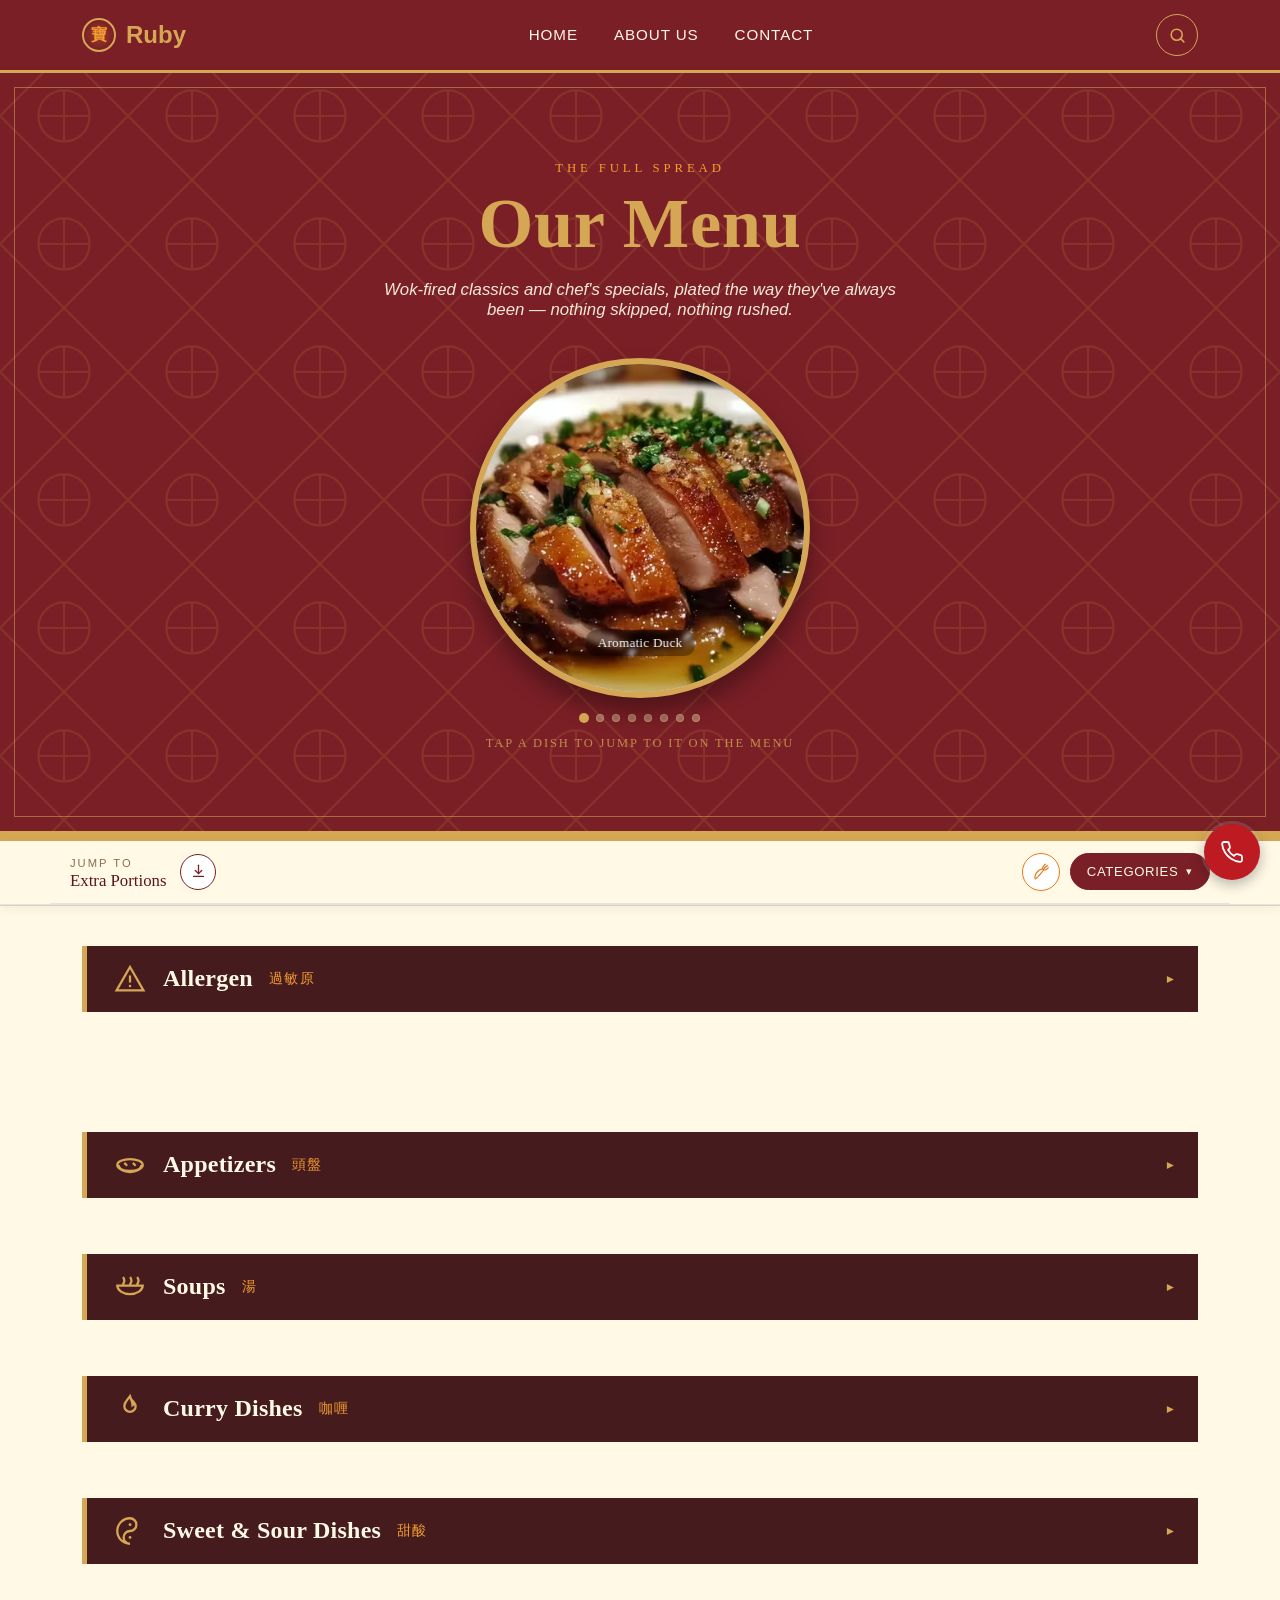
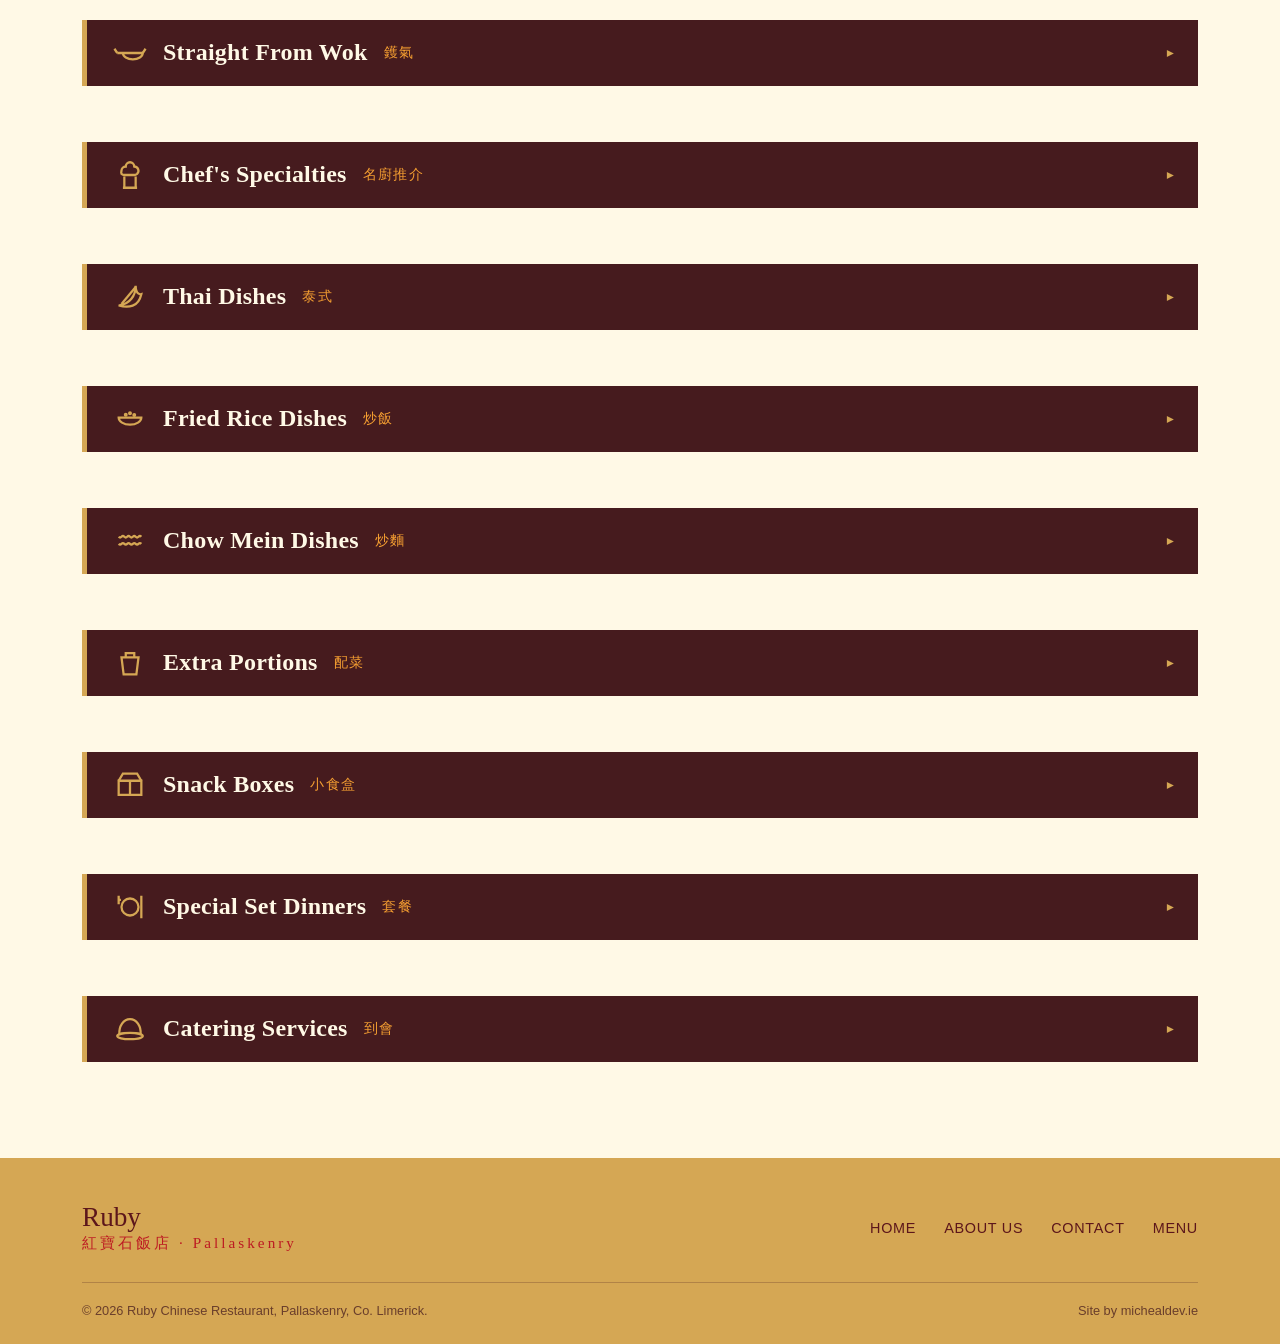
<file: menu.html>
<!DOCTYPE html>
<html lang="en">
<head>
<meta charset="UTF-8">
<meta name="viewport" content="width=device-width, initial-scale=1.0">
<title>Menu — Ruby Chinese Restaurant, Pallaskenry</title>
<meta name="theme-color" content="#7A1F26">
<link rel="manifest" href="manifest.json">
<link rel="icon" type="image/svg+xml" href="icon.svg">
<link rel="apple-touch-icon" href="apple-touch-icon.png">
<meta name="apple-mobile-web-app-capable" content="yes">
<meta name="apple-mobile-web-app-status-bar-style" content="black-translucent">
<meta name="apple-mobile-web-app-title" content="Ruby">
<style>
  :root{
    --maroon:#7A1F26;
    --maroon-deep:#5c161b;
    --gold:#D5A754;
    --sun:#F49E31;
    --cream:#FFF9E6;
    --header-brown:#461B1E;
    --ruby-red:#BD1A22;
    --white:#FFFFFF;
    --charcoal:#1A1A1A;
    --nav-h:65px;
    --porcelain-blue:#1B3A5C;
    --porcelain-blue-deep:#122943;
    --porcelain-white:#F3F6F2;
    --warning-red:#DC2626;
    --veg-orange:#E8791A;
    --veg-orange-deep:#B85F14;
  }

  *{margin:0;padding:0;box-sizing:border-box;}
  html{scroll-behavior:smooth;}
  body{
    background:var(--cream);
    color:var(--charcoal);
    font-family:-apple-system, BlinkMacSystemFont, 'Segoe UI', Roboto, Helvetica, Arial, sans-serif;
    overflow-x:hidden;
  }
  h1,h2,h3,.display{font-family:Georgia, 'Times New Roman', Times, serif; letter-spacing:.01em;}
  .chinese{font-family:'Songti SC', 'STSong', SimSun, serif;}
  a{color:inherit;text-decoration:none;}
  img{max-width:100%;display:block;}
  .wrap{max-width:1180px;margin:0 auto;padding:0 32px;}

  /* ---------- ALLERGEN FILTER STYLES ---------- */
  .allergen-warning-banner{
    display:none;
    position:sticky;
    top:var(--nav-h, 65px);
    z-index:89;
    background:linear-gradient(90deg, var(--warning-red) 0%, #EF4444 100%);
    color:white;
    padding:16px 32px;
    text-align:center;
    box-shadow:0 4px 12px rgba(220, 38, 38, 0.3);
    animation:slideDown .3s ease;
  }
  .allergen-warning-banner.active{display:block;}
  @keyframes slideDown{
    from{ transform:translateY(-100%); opacity:0; }
    to{ transform:translateY(0); opacity:1; }
  }
  .allergen-warning-text{
    font-weight:600;
    font-size:1rem;
    margin-bottom:6px;
  }
  .allergen-warning-sub{
    font-size:.9rem;
    opacity:.95;
  }
  .allergen-warning-close{
    position:absolute;
    right:32px;
    top:50%;
    transform:translateY(-50%);
    background:rgba(255,255,255,.2);
    border:none;
    color:white;
    width:32px;
    height:32px;
    border-radius:50%;
    cursor:pointer;
    font-size:1.2rem;
    transition:background .2s ease;
  }
  .allergen-warning-close:hover{background:rgba(255,255,255,.35);}

  /* Item warning state when allergen is selected */
  body.allergen-filter-active .item-row[data-allergens]{
    transition:background-color .2s ease;
  }
  body.allergen-filter-active .item-row.contains-selected-allergen{
    background:linear-gradient(90deg, rgba(220, 38, 38, 0.08) 0%, transparent 100%);
    border-left:4px solid var(--warning-red);
    padding-left:22px;
  }

  /* Allergen badge filter state */
  .allergen-badge.filter-active{
    animation:allergenFilterPulse .6s ease;
  }
  @keyframes allergenFilterPulse{
    0%, 100%{ transform:scale(1); }
    50%{ transform:scale(1.15); }
  }

  @media (prefers-reduced-motion: reduce){
    *{animation:none !important; transition:none !important;}
  }

  /* Rest of existing styles... */
  header.site-nav{
    position:sticky; top:0; z-index:100;
    background:var(--maroon);
    border-bottom:3px solid var(--gold);
  }
  .nav-inner{
    max-width:1180px; margin:0 auto; padding:14px 32px;
    display:flex; align-items:center; justify-content:space-between; gap:24px;
  }
  .nav-logo{display:flex; align-items:center; gap:10px; color:var(--gold); font-size:1.5rem; font-weight:600;}
  .nav-logo .mark{
    width:34px;height:34px;border-radius:50%;border:2px solid var(--gold);
    display:flex;align-items:center;justify-content:center;
    font-family:'Songti SC','STSong',SimSun,serif;font-size:1rem;color:var(--sun);
    background:radial-gradient(circle, rgba(244,158,49,.25), transparent 70%);
  }
  .nav-links{display:flex; align-items:center; gap:36px; list-style:none;}
  .nav-links a{
    color:var(--cream); font-size:.95rem; letter-spacing:.06em; text-transform:uppercase;
    position:relative; padding-bottom:4px;
  }
  .nav-links a.active{color:var(--gold);}
  .nav-links a::after{
    content:""; position:absolute; left:0; bottom:0; width:0%; height:2px;
    background:var(--gold); transition:width .25s ease;
  }
  .nav-links a:hover::after, .nav-links a:focus-visible::after{width:100%;}
  .nav-links a.active::after{width:100%;}
  .nav-links a:focus-visible{outline:2px solid var(--gold); outline-offset:4px;}
  .nav-menu-cta{
    background:var(--gold); color:var(--maroon-deep); font-family:Georgia, 'Times New Roman', Times, serif;
    font-size:1.15rem; padding:12px 30px; border-radius:2px; letter-spacing:.03em;
    box-shadow:0 3px 0 var(--maroon-deep); transition:transform .18s ease, box-shadow .18s ease;
    white-space:nowrap;
  }
  .nav-menu-cta:hover{transform:translateY(-2px); box-shadow:0 5px 0 var(--maroon-deep);}
  .nav-menu-cta:focus-visible{outline:3px solid var(--white); outline-offset:3px;}
  .nav-toggle{display:none;}

  /* Header search button */
  .nav-search-btn{
    display:flex; align-items:center; justify-content:center;
    width:42px; height:42px;
    border-radius:50%;
    border:1.5px solid var(--gold);
    background:transparent;
    color:var(--gold);
    cursor:pointer;
    transition:background .18s ease, color .18s ease, transform .18s ease;
    flex:0 0 auto;
  }
  .nav-search-btn svg{width:19px;height:19px;}
  .nav-search-btn:hover{background:var(--gold); color:var(--maroon-deep); transform:translateY(-2px);}
  .nav-search-btn:focus-visible{outline:3px solid var(--white); outline-offset:3px;}
  .nav-search-btn.active{background:var(--gold); color:var(--maroon-deep);}

  /* ---------- MENU HERO ---------- */
  .menu-hero{
    position:relative;
    background:var(--maroon);
    color:var(--cream);
    overflow:hidden;
    padding:88px 32px 80px;
    text-align:center;
    border-bottom:10px solid var(--gold);
  }
  .menu-hero::before{
    content:"";
    position:absolute; inset:14px;
    border:1.5px solid rgba(213,167,84,.55);
    pointer-events:none;
  }
  .menu-hero .lattice-wrap{
    position:absolute; inset:0; z-index:0; opacity:.14; pointer-events:none;
  }
  .menu-hero .lattice-wrap svg{width:100%;height:100%;}

  .menu-hero-content{position:relative; z-index:2;}

  .eyebrow{
    font-family:'Songti SC', 'STSong', SimSun, serif; color:var(--ruby-red); letter-spacing:.3em;
    font-size:.8rem; text-transform:uppercase; display:block; margin-bottom:12px;
  }
  .menu-hero .eyebrow{
    color:var(--sun);
  }

  .menu-hero h1{
    font-size:clamp(2.6rem, 6.5vw, 4.4rem);
    color:var(--gold);
    line-height:1.02;
  }
  .menu-hero p.tagline{
    max-width:520px; margin:20px auto 0;
    font-size:1.05rem; color:var(--cream); opacity:.92;
    font-style:italic;
  }

  .hero-gallery{
    position:relative;
    width:min(340px, 78vw);
    margin:38px auto 0;
  }
  .hero-gallery-frame{
    position:relative;
    width:100%;
    aspect-ratio:1/1;
    border-radius:50%;
    overflow:hidden;
    border:6px solid var(--gold);
    box-shadow:0 14px 22px rgba(0,0,0,.35), inset 0 0 0 2px rgba(27,58,92,.5);
    background:var(--porcelain-white);
    touch-action:pan-y;
  }
  .hero-slide{
    position:absolute; inset:0;
    display:block;
    opacity:0;
    transition:opacity .9s ease;
    pointer-events:none;
  }
  .hero-slide.active{opacity:1; pointer-events:auto;}
  .hero-slide img{
    width:100%; height:100%; object-fit:cover;
    filter:saturate(1.05) contrast(1.02);
  }
  .hero-slide-caption{
    position:absolute; left:50%; bottom:11%;
    transform:translateX(-50%);
    max-width:72%;
    padding:4px 12px 5px;
    background:rgba(0,0,0,.32);
    border-radius:10px;
    backdrop-filter:blur(2px);
    color:var(--white);
    font-family:Georgia, 'Times New Roman', Times, serif;
    font-size:.82rem;
    line-height:1.3;
    text-align:center;
    letter-spacing:.02em;
    text-shadow:0 1px 4px rgba(0,0,0,.65), 0 0 12px rgba(0,0,0,.4);
  }
  .hero-slide:focus-visible{outline:3px solid var(--sun); outline-offset:-3px;}
  .hero-gallery-dots{
    display:flex; justify-content:center; gap:8px; margin-top:16px;
  }
  .hero-dot{
    width:8px; height:8px; border-radius:50%;
    background:rgba(255,249,230,.35);
    border:1px solid rgba(213,167,84,.6);
    padding:0;
    transition:background .2s ease, transform .2s ease;
  }
  .hero-dot.active{background:var(--gold); transform:scale(1.25);}
  .hero-dot:focus-visible{outline:2px solid var(--gold); outline-offset:2px;}
  .hero-gallery-hint{
    margin-top:14px;
    font-family:'Songti SC', 'STSong', SimSun, serif;
    color:var(--gold);
    font-size:.78rem;
    letter-spacing:.15em;
    text-transform:uppercase;
    opacity:.8;
    text-align:center;
  }

  @media (max-width: 720px){
    .nav-links{
      position:fixed; top:66px; left:0; right:0; background:var(--maroon);
      flex-direction:column; align-items:flex-start; padding:20px 32px; gap:18px;
      border-bottom:0 solid var(--gold);
      transform:translateY(-130%);
      visibility:hidden;
      transition:transform .25s ease, visibility 0s linear .25s;
    }
    .nav-links.open{
      transform:translateY(0);
      visibility:visible;
      border-bottom:3px solid var(--gold);
      transition:transform .25s ease;
    }
    .nav-toggle{
      display:flex;
      flex-direction:column;
      align-items:center;
      justify-content:center;
      gap:6px;
      background:none;
      border:none;
      width:40px;height:40px;
      padding:0;
      cursor:pointer;
    }
    .nav-toggle-bar{
      display:block;
      width:22px;
      height:2px;
      background:var(--gold);
      border-radius:1px;
      transition:transform .28s ease, opacity .2s ease, width .2s ease;
    }
    .nav-toggle[aria-expanded="true"] .nav-toggle-bar:first-child{
      transform:translateY(4px) rotate(45deg);
    }
    .nav-toggle[aria-expanded="true"] .nav-toggle-bar:last-child{
      transform:translateY(-4px) rotate(-45deg);
    }
    .nav-toggle:focus-visible{
      outline:2px solid var(--gold);
      outline-offset:4px;
    }
    .nav-menu-cta{padding:10px 20px; font-size:1rem;}
    .menu-hero{padding:72px 20px 60px;}
    .allergen-warning-banner{padding:12px 20px;}
    .allergen-warning-close{right:20px;}
  }

  main, footer{
    transition:filter .25s ease;
    filter:blur(0);
  }
  body.nav-open main, body.nav-open footer{
    filter:blur(5px);
    pointer-events:none;
  }

  /* ---------- QUICK NAV ---------- */
  .quick-nav{
    position:sticky;
    top:var(--nav-h, 65px);
    z-index:90;
    background:var(--cream);
    border-bottom:1px solid rgba(70,27,30,.18);
    box-shadow:0 4px 10px rgba(0,0,0,.05);
  }
  .qn-bar{
    width:100%;
    max-width:1180px;
    margin:0 auto;
    padding:12px 20px;
    display:flex;
    align-items:center;
    justify-content:space-between;
    gap:12px;
    background:none;
    border:none;
    font-family:inherit;
    text-align:left;
    color:inherit;
  }
  .qn-bar-left{
    display:flex;
    align-items:center;
    gap:14px;
    flex:1;
    min-width:0;
  }
  .download-menu-btn{
    flex:0 0 auto;
    width:36px; height:36px;
    border-radius:50%;
    border:1.5px solid var(--maroon);
    background:var(--white);
    color:var(--maroon);
    display:flex; align-items:center; justify-content:center;
    cursor:pointer;
    transition:background .18s ease, color .18s ease, transform .18s ease;
  }
  .download-menu-btn svg{width:17px;height:17px;}
  .download-menu-btn:hover{background:var(--maroon); color:var(--cream); transform:translateY(-1px);}
  .download-menu-btn:focus-visible{outline:2px solid var(--ruby-red); outline-offset:2px;}
  .qn-bar-text{
    background:none; border:none; padding:0; text-align:left; font:inherit; color:inherit; cursor:pointer;
  }
  .qn-search-btn{
    flex:0 0 auto;
    width:38px; height:38px;
    border-radius:50%;
    border:1.5px solid var(--maroon);
    background:var(--white);
    color:var(--maroon);
    display:flex; align-items:center; justify-content:center;
    cursor:pointer;
    transition:background .18s ease, color .18s ease;
  }
  .qn-search-btn svg{width:18px;height:18px;}
  .qn-search-btn:hover{background:var(--maroon); color:var(--cream);}
  .qn-search-btn:focus-visible{outline:2px solid var(--ruby-red); outline-offset:2px;}
  .qn-search-btn.active{background:var(--maroon); color:var(--gold);}

  .qn-search-wrap{
    max-width:1180px;
    margin:0 auto;
    max-height:0;
    overflow:hidden;
    transition:max-height .28s ease;
    background:var(--white);
    border-top:1px solid rgba(70,27,30,.12);
  }
  .qn-search-wrap.open{max-height:420px;}
  .qn-search-inner{padding:16px 20px 18px; position:relative;}
  .qn-search-input{
    width:100%;
    padding:12px 16px;
    border:1.5px solid rgba(70,27,30,.25);
    border-radius:8px;
    font-family:inherit;
    font-size:.95rem;
    color:var(--charcoal);
    background:var(--cream);
  }
  .qn-search-input:focus{outline:none; border-color:var(--ruby-red);}
  .qn-search-hint{
    font-size:.76rem;
    color:#8a6f52;
    margin-top:8px;
    letter-spacing:.02em;
  }
  .qn-search-results{
    margin-top:10px;
    max-height:280px;
    overflow-y:auto;
    display:flex;
    flex-direction:column;
    gap:6px;
  }
  .qn-result{
    display:flex;
    align-items:baseline;
    gap:12px;
    padding:10px 14px;
    background:rgba(70,27,30,.05);
    border:1px solid rgba(70,27,30,.14);
    border-radius:8px;
    text-align:left;
    cursor:pointer;
    transition:background .15s ease;
  }
  .qn-result:hover, .qn-result:focus-visible{background:rgba(213,167,84,.28);}
  .qn-result .qn-result-num{
    font-family:'Songti SC', 'STSong', SimSun, serif;
    color:var(--ruby-red);
    font-size:.82rem;
    min-width:1.8em;
  }
  .qn-result .qn-result-name{
    flex:1;
    font-size:.9rem;
    color:var(--charcoal);
  }
  .qn-result .qn-result-cat{
    font-size:.72rem;
    color:#8a6f52;
    text-transform:uppercase;
    letter-spacing:.05em;
    white-space:nowrap;
  }
  .qn-result-allergens{
    display:flex;
    align-items:center;
    flex:0 0 auto;
  }
  .qn-search-empty{
    font-size:.85rem;
    color:#8a6f52;
    padding:10px 14px;
    font-style:italic;
  }
  .qn-bar-label{
    font-size:.7rem;
    letter-spacing:.18em;
    text-transform:uppercase;
    color:#8a6f52;
  }
  .qn-bar-current{
    font-family:Georgia, 'Times New Roman', Times, serif;
    font-size:1.05rem;
    color:var(--maroon-deep);
  }
  .qn-toggle{
    flex:0 0 auto;
    display:flex;
    align-items:center;
    gap:8px;
    background:var(--maroon);
    color:var(--cream);
    border:1px solid var(--maroon);
    padding:10px 16px;
    border-radius:20px;
    font-size:.82rem;
    letter-spacing:.05em;
    text-transform:uppercase;
    transition:background .18s ease;
  }
  .qn-toggle:hover{background:var(--maroon-deep);}
  .qn-toggle:focus-visible{outline:2px solid var(--ruby-red); outline-offset:2px;}
  .qn-toggle .chevron{
    display:inline-block;
    transition:transform .2s ease;
    font-size:.7rem;
  }
  .qn-toggle[aria-expanded="true"] .chevron{transform:rotate(180deg);}

  .qn-bar-right{
    flex:0 0 auto;
    display:flex;
    align-items:center;
    gap:10px;
  }
  .veg-toggle-btn{
    flex:0 0 auto;
    width:38px; height:38px;
    border-radius:50%;
    border:1.5px solid var(--veg-orange);
    background:var(--white);
    color:var(--veg-orange);
    display:flex; align-items:center; justify-content:center;
    cursor:pointer;
    transition:background .18s ease, color .18s ease, transform .18s ease;
  }
  .veg-toggle-btn svg{width:18px;height:18px;}
  .veg-toggle-btn:hover{background:rgba(76,140,74,.12);}
  .veg-toggle-btn:focus-visible{outline:2px solid var(--veg-orange-deep); outline-offset:2px;}
  .veg-toggle-btn.active{
    background:var(--veg-orange);
    color:var(--white);
    transform:scale(1.06);
  }

  .qn-panel{
    max-height:0;
    overflow:hidden;
    transition:max-height .28s ease;
    background:var(--white);
    border-top:1px solid rgba(70,27,30,.12);
  }
  .qn-panel.open{max-height:600px;}
  .qn-panel-grid{
    display:grid;
    grid-template-columns:repeat(2, 1fr);
    gap:8px;
    padding:16px 20px 20px;
  }
  .qn-pill{
    font-size:.85rem;
    letter-spacing:.02em;
    color:var(--header-brown);
    background:rgba(70,27,30,.05);
    border:1px solid rgba(70,27,30,.16);
    padding:12px 14px;
    border-radius:8px;
    text-align:left;
    transition:background .18s ease, color .18s ease, border-color .18s ease;
  }
  .qn-pill .qn-num{
    color:var(--ruby-red);
    font-family:'Songti SC', 'STSong', SimSun, serif;
    font-size:.75rem;
    margin-right:6px;
  }
  .qn-pill:hover{background:rgba(70,27,30,.12);}
  .qn-pill.active{
    background:var(--ruby-red);
    border-color:var(--ruby-red);
    color:var(--white);
  }
  .qn-pill.active .qn-num{color:var(--sun);}
  .qn-pill:focus-visible{outline:2px solid var(--ruby-red); outline-offset:2px;}

  @media (min-width: 640px){
    .qn-panel-grid{grid-template-columns:repeat(3, 1fr);}
  }
  @media (min-width: 900px){
    .qn-panel-grid{grid-template-columns:repeat(4, 1fr);}
  }

  /* ---------- ALLERGEN KEY ---------- */
  .allergen-header .icon{
    animation:allergenIconSway 3.2s ease-in-out infinite;
    transform-origin:50% 85%;
  }
  @keyframes allergenIconSway{
    0%,100%{transform:rotate(0deg);}
    25%{transform:rotate(-6deg);}
    75%{transform:rotate(6deg);}
  }
  .allergen-grid{
    display:grid;
    grid-template-columns:repeat(7, 1fr);
    gap:22px 12px;
    padding:26px 26px 30px;
    background:var(--white);
  }
  .allergen-badge{
    display:flex;
    flex-direction:column;
    align-items:center;
    text-align:center;
    gap:8px;
    scroll-margin-top:calc(var(--nav-h, 65px) + 20px);
    border-radius:12px;
    transition:background .3s ease, box-shadow .3s ease, transform .3s ease;
    cursor:pointer;
  }
  .allergen-badge:hover{
    transform:translateY(-4px);
  }
  .allergen-badge.highlight{
    animation:allergenHighlight 2.6s ease;
  }
  @keyframes allergenHighlight{
    0%{ background:rgba(213,167,84,.55); box-shadow:0 0 0 6px rgba(213,167,84,.35); }
    100%{ background:transparent; box-shadow:0 0 0 0 rgba(213,167,84,0); }
  }
  .allergen-circle-wrap{
    position:relative;
    width:46px;
    height:46px;
  }
  .allergen-circle{
    width:46px;
    height:46px;
    border-radius:50%;
    display:flex;
    align-items:center;
    justify-content:center;
    box-shadow:0 2px 6px rgba(0,0,0,.18), inset 0 0 0 1px rgba(255,255,255,.15);
    transition:transform .2s ease;
  }
  .allergen-badge.filter-active .allergen-circle{
    transform:scale(1.15);
    box-shadow:0 4px 12px rgba(220, 38, 38, 0.35), inset 0 0 0 2px var(--warning-red);
  }
  .allergen-circle svg{
    width:58%;
    height:58%;
    stroke:var(--white);
    fill:none;
    stroke-width:1.6;
    stroke-linecap:round;
    stroke-linejoin:round;
  }
  .allergen-num{
    position:absolute;
    top:-3px;
    left:-3px;
    width:17px;
    height:17px;
    border-radius:50%;
    background:var(--ruby-red);
    color:var(--white);
    font-family:'Songti SC', 'STSong', SimSun, serif;
    font-weight:700;
    font-size:.62rem;
    display:flex;
    align-items:center;
    justify-content:center;
    border:2px solid var(--white);
    box-shadow:0 1px 3px rgba(0,0,0,.25);
    transition:background .2s ease;
  }
  .allergen-badge.filter-active .allergen-num{
    background:var(--warning-red);
    box-shadow:0 2px 6px rgba(220, 38, 38, 0.4);
  }
  .allergen-name{
    font-size:.74rem;
    color:var(--charcoal);
    letter-spacing:.01em;
    line-height:1.25;
    max-width:9ch;
  }

  @keyframes allergenPulse{
    0%,100%{transform:scale(1);}
    50%{transform:scale(1.12);}
  }
  @keyframes allergenSway{
    0%,100%{transform:rotate(0deg);}
    50%{transform:rotate(8deg);}
  }
  @keyframes allergenBob{
    0%,100%{transform:translateY(0);}
    50%{transform:translateY(-3px);}
  }
  .allergen-anim-pulse svg{animation:allergenPulse 2.6s ease-in-out infinite;}
  .allergen-anim-sway svg{animation:allergenSway 2.8s ease-in-out infinite; transform-origin:50% 90%;}
  .allergen-anim-bob svg{animation:allergenBob 2.4s ease-in-out infinite;}

  .egg-icon .egg-shell{
    animation:eggShake 3.4s ease-in-out infinite;
    transform-origin:50% 90%;
  }
  .egg-icon .egg-crack{
    fill:none;
    opacity:0;
    stroke-dasharray:14;
    stroke-dashoffset:14;
    animation:eggCrack 3.4s ease-in-out infinite;
  }
  @keyframes eggShake{
    0%, 55%, 100%{ transform:rotate(0deg); }
    58%{ transform:rotate(-4deg); }
    61%{ transform:rotate(3deg); }
    64%{ transform:rotate(-2deg); }
    67%{ transform:rotate(0deg); }
  }
  @keyframes eggCrack{
    0%, 55%{ opacity:0; stroke-dashoffset:14; }
    62%{ opacity:1; }
    75%, 92%{ opacity:1; stroke-dashoffset:0; }
    100%{ opacity:0; stroke-dashoffset:14; }
  }

  .aller-1{background:#C9A227;}
  .aller-2{background:#D9534F;}
  .aller-3{background:#E8B93A;}
  .aller-4{background:#4FA9C6;}
  .aller-5{background:#E08E45;}
  .aller-6{background:#6FAE5D;}
  .aller-7{background:#6FB9DE;}
  .aller-8{background:#8B5E3C;}
  .aller-9{background:#D46A8C;}
  .aller-10{background:#E0A727;}
  .aller-11{background:#B08968;}
  .aller-12{background:#6C7FD1;}
  .aller-13{background:#9B6FB0;}
  .aller-14{background:#8C2F39;}

  @media (max-width: 900px){
    .allergen-grid{grid-template-columns:repeat(4, 1fr);}
  }
  @media (max-width: 560px){
    .allergen-grid{grid-template-columns:repeat(3, 1fr);}
    .allergen-name{max-width:none;}
  }

  /* ---------- MENU SECTIONS ---------- */
  .menu-sections{padding:64px 0 40px;}
  .menu-cat{
    scroll-margin-top:calc(var(--nav-h, 65px) + 90px);
    margin-bottom:56px;
  }
  .cat-header{
    background:var(--header-brown);
    color:var(--cream);
    display:flex;
    align-items:center;
    gap:16px;
    padding:16px 26px;
    border-left:5px solid var(--gold);
  }
  .cat-header.cat-header-toggle{
    width:100%;
    border:none;
    border-left:5px solid var(--gold);
    font-family:inherit;
    text-align:left;
    cursor:pointer;
    -webkit-appearance:none;
    appearance:none;
  }
  .cat-header.cat-header-toggle:focus-visible{
    outline:2px solid var(--gold);
    outline-offset:-3px;
  }
  .cat-chevron{
    flex:0 0 auto;
    margin-left:auto;
    font-size:.85rem;
    color:var(--gold);
    transition:transform .25s ease;
    display:inline-block;
  }
  .menu-cat.collapsed .cat-chevron{transform:rotate(-90deg);}
  .cat-header .icon{
    flex:0 0 auto;
    width:34px;height:34px;
    color:var(--gold);
  }
  .cat-header .icon svg{width:100%;height:100%;}
  .cat-header h2{
    font-size:1.5rem;
    color:var(--cream);
  }
  .cat-header .cat-sub{
    font-family:'Songti SC', 'STSong', SimSun, serif;
    font-size:.85rem;
    color:var(--sun);
    margin-left:auto;
    letter-spacing:.1em;
  }
  .cat-header.cat-header-toggle .cat-sub{margin-left:0;}

  .cat-note{
    font-size:.9rem;
    font-style:italic;
    color:#5c4a44;
    padding:14px 26px 0;
  }

  .cat-body{
    display:grid;
    grid-template-rows:1fr;
    transition:grid-template-rows .3s ease;
  }
  .cat-body > div{
    overflow:hidden;
    min-height:0;
  }
  .menu-cat.collapsed .cat-body{
    grid-template-rows:0fr;
  }
  /* used only for scroll-triggered auto-collapse, so the height change is
     instant and can be compensated for in the same frame (no jarring jump) */
  .menu-cat.auto-collapsing .cat-body{
    transition:none;
  }

  .item-list{
    background:var(--white);
  }
  .item-row{
    padding:9px 26px;
    border-bottom:1px solid rgba(70,27,30,.1);
    scroll-margin-top:calc(var(--nav-h, 65px) + 90px);
    border-left:4px solid transparent;
    transition:background-color .2s ease, border-left-color .2s ease;
  }
  .item-row:target{
    animation:menuHighlight 5s ease;
  }
  @keyframes menuHighlight{
    0%{ background:rgba(213,167,84,.6); }
    100%{ background:transparent; }
  }
  .item-row.search-highlight{
    animation:searchHighlight 4.5s ease;
  }
  @keyframes searchHighlight{
    0%{ background:rgba(213,167,84,.5); }
    20%{ background:rgba(213,167,84,.5); }
    100%{ background:transparent; }
  }
  .item-row:last-child{border-bottom:none;}

  /* Mobile-first: name on the left half, price/icons on the right half */
  .item-row-main{
    display:grid;
    grid-template-columns:1fr 1fr;
    align-items:start;
    gap:4px 10px;
  }
  @media (max-width:420px){
    .item-row-main{
      grid-template-columns:3fr 2fr;
    }
  }
  .item-name-col{
    display:flex;
    align-items:flex-start;
    gap:6px;
    min-width:0;
  }
  .item-row .num{
    flex:0 0 auto;
    font-family:'Songti SC', 'STSong', SimSun, serif;
    color:var(--ruby-red);
    font-size:.85rem;
    min-width:1.6em;
  }
  .item-name-group{
    display:flex;
    align-items:flex-start;
    gap:6px;
    flex:1;
    min-width:0;
  }
  .item-row .item-name{
    font-weight:600;
    color:var(--charcoal);
    font-size:.95rem;
    min-width:0;
    overflow-wrap:break-word;
  }
  .item-name.has-info{cursor:pointer;}
  .item-name.has-info:hover{color:var(--maroon);}
  .item-name.has-info:focus-visible{
    outline:2px solid var(--ruby-red);
    outline-offset:3px;
    border-radius:4px;
  }
  .item-meta{
    display:flex;
    align-items:flex-start;
    justify-content:flex-end;
    gap:8px;
    min-width:0;
  }
  @media (min-width:680px){
    .item-row-main{
      display:flex;
      align-items:center;
      flex-wrap:wrap;
      gap:6px 12px;
    }
    .item-name-col{display:contents;}
    .item-name-group{
      align-items:center;
      flex:1 1 140px;
      min-width:140px;
    }
    .item-meta{
      align-items:center;
      flex:0 0 auto;
      margin-left:auto;
    }
  }
  .item-icons{
    display:flex;
    align-items:center;
    gap:6px;
    flex:0 0 auto;
  }
  .item-icon-btn{
    flex:0 0 auto;
    width:18px; height:18px;
    border-radius:50%;
    display:flex; align-items:center; justify-content:center;
    padding:0;
    cursor:pointer;
    transition:background .15s ease, color .15s ease, transform .15s ease, border-color .15s ease;
  }
  .item-icon-btn svg{width:10px;height:10px;}
  .item-icon-btn:focus-visible{outline:2px solid var(--ruby-red); outline-offset:2px;}
  .item-icon-btn.allergen-toggle{
    border:1.5px solid rgba(189,26,34,.35);
    background:rgba(189,26,34,.06);
    color:var(--ruby-red);
  }
  .item-icon-btn.allergen-toggle:hover{background:rgba(189,26,34,.16);}
  .item-icon-btn.allergen-toggle.active{
    background:var(--ruby-red);
    border-color:var(--ruby-red);
    color:var(--white);
    transform:scale(1.08);
  }
  .item-icon-btn.info-toggle{
    width:18px; height:18px;
    border:1.5px solid rgba(70,27,30,.3);
    background:rgba(70,27,30,.05);
    color:var(--maroon-deep);
  }
  .item-icon-btn.info-toggle svg{width:10px;height:10px;}
  .item-icon-btn.info-toggle:hover{background:rgba(70,27,30,.14);}
  .item-icon-btn.info-toggle.active{
    background:var(--maroon);
    border-color:var(--maroon);
    color:var(--cream);
    transform:scale(1.08);
  }
  .veg-badge{
    flex:0 0 auto;
    width:18px; height:18px;
    border-radius:50%;
    display:flex; align-items:center; justify-content:center;
    color:var(--white);
    background:var(--veg-orange);
    border:1.5px solid var(--veg-orange-deep);
  }
  .veg-badge svg{width:11px;height:11px;}
  /* Vegetarian-only filter: fade out everything else so veg dishes pop */
  body.veg-filter-active .item-row{
    transition:opacity .2s ease, background-color .2s ease, border-left-color .2s ease;
  }
  body.veg-filter-active .item-row:not([data-veg]){
    opacity:.32;
  }
  body.veg-filter-active .item-row[data-veg]{
    background:rgba(76,140,74,.07);
    border-left-color:var(--veg-orange);
  }
  .item-detail{
    display:grid;
    grid-template-rows:0fr;
    transition:grid-template-rows .25s ease;
  }
  .item-detail.open{grid-template-rows:1fr;}
  .item-detail-clip{overflow:hidden; min-height:0;}
  .item-detail-content{
    padding:8px 0 2px 2.6em;
    font-size:.83rem;
    color:#5c5550;
    line-height:1.5;
  }
  .item-detail.allergen-detail .item-detail-content{
    font-size:.76rem;
    color:#8a6f52;
    letter-spacing:.01em;
  }
  .item-detail .aller-label{
    text-transform:uppercase;
    letter-spacing:.08em;
    font-size:.68rem;
    color:#a68a63;
    margin-right:4px;
  }
  .allergen-link{
    display:inline-flex;
    align-items:center;
    justify-content:center;
    min-width:1.4em;
    height:1.4em;
    padding:0 4px;
    margin:0 2px;
    border-radius:50%;
    background:rgba(189,26,34,.1);
    color:var(--ruby-red);
    font-family:'Songti SC', 'STSong', SimSun, serif;
    font-size:.72rem;
    border:1px solid rgba(189,26,34,.3);
    text-decoration:none;
    cursor:pointer;
    transition:background .15s ease, color .15s ease;
  }
  .allergen-link:hover, .allergen-link:focus-visible{
    background:var(--ruby-red);
    color:var(--white);
    outline:none;
  }
  .item-row .price{
    flex:0 0 auto;
    font-family:Georgia, 'Times New Roman', Times, serif;
    color:var(--maroon-deep);
    font-size:1rem;
    text-align:right;
    max-width:100%;
  }

  .sub-heading{
    font-family:Georgia, 'Times New Roman', Times, serif;
    color:var(--maroon-deep);
    font-size:1.05rem;
    padding:20px 26px 6px;
    background:var(--white);
  }

  .dinner-grid, .catering-grid{
    display:grid;
    grid-template-columns:repeat(3, 1fr);
    gap:2px;
    background:rgba(70,27,30,.12);
  }
  .catering-grid{grid-template-columns:repeat(2, 1fr);}
  .dinner-card, .catering-card{
    background:var(--white);
    padding:28px 26px;
  }
  .dinner-card h3, .catering-card h3{
    font-size:1.15rem;
    color:var(--ruby-red);
    margin-bottom:4px;
  }
  .dinner-card .price-tag, .catering-card .price-tag{
    font-family:Georgia, 'Times New Roman', Times, serif;
    color:var(--maroon-deep);
    font-size:1.3rem;
    margin-bottom:14px;
    display:block;
  }
  .dinner-card ul{
    list-style:none;
    font-size:.92rem;
    color:#3a2f2b;
    line-height:1.7;
  }
  .dinner-card ul li::before{
    content:"\2022";
    color:var(--gold);
    margin-right:8px;
  }
  .catering-card p{
    font-size:.92rem;
    color:#3a2f2b;
    line-height:1.65;
    margin-bottom:10px;
  }

  @media (max-width: 880px){
    .dinner-grid{grid-template-columns:1fr;}
    .catering-grid{grid-template-columns:1fr;}
  }
  @media (max-width: 600px){
    .cat-header .cat-sub{display:none;}
  }

  /* ---------- FLOATING CALL BUTTON ---------- */
  .floating-call-btn{
    position:fixed;
    right:20px;
    bottom:20px;
    z-index:120;
    width:56px;
    height:56px;
    border-radius:50%;
    background:var(--ruby-red);
    color:var(--white);
    display:flex;
    align-items:center;
    justify-content:center;
    box-shadow:0 4px 14px rgba(0,0,0,.3), 0 0 0 3px rgba(255,255,255,.15);
    transition:transform .18s ease, box-shadow .18s ease, background .18s ease;
    animation:floatCallPulse 2.6s ease-in-out infinite;
  }
  .floating-call-btn svg{width:24px;height:24px;}
  .floating-call-btn:hover{
    background:var(--maroon-deep);
    transform:translateY(-2px) scale(1.05);
    box-shadow:0 6px 18px rgba(0,0,0,.35), 0 0 0 3px rgba(255,255,255,.2);
  }
  .floating-call-btn:focus-visible{
    outline:3px solid var(--gold);
    outline-offset:3px;
  }
  @keyframes floatCallPulse{
    0%, 100%{ box-shadow:0 4px 14px rgba(0,0,0,.3), 0 0 0 3px rgba(255,255,255,.15); }
    50%{ box-shadow:0 4px 14px rgba(0,0,0,.3), 0 0 0 8px rgba(189,26,34,.18); }
  }
  @media (max-width: 720px){
    .floating-call-btn{
      right:16px;
      bottom:16px;
      width:52px;
      height:52px;
    }
    .floating-call-btn svg{width:22px;height:22px;}
  }

  footer{background:var(--gold); color:var(--maroon-deep); padding:44px 0 26px;}
  .footer-top{
    display:flex; justify-content:space-between; align-items:center; flex-wrap:wrap; gap:20px;
    padding-bottom:28px; border-bottom:1px solid rgba(70,27,30,.25);
  }
  .footer-logo{font-family:Georgia, 'Times New Roman', Times, serif; font-size:1.7rem;}
  .footer-chinese{font-family:'Songti SC', 'STSong', SimSun, serif; color:var(--ruby-red); letter-spacing:.2em; font-size:.95rem;}
  footer nav ul{list-style:none; display:flex; gap:28px; font-size:.9rem; letter-spacing:.05em; text-transform:uppercase;}
  footer nav a:hover{color:var(--ruby-red);}
  .footer-bottom{
    padding-top:20px; display:flex; justify-content:space-between; flex-wrap:wrap; gap:10px;
    font-size:.8rem; color:rgba(70,27,30,.75);
  }

  /* ---------- PRINT / DOWNLOAD AS PDF ---------- */
  @media print{
    header.site-nav, .allergen-warning-banner, .quick-nav,
    .hero-gallery, .hero-gallery-dots, .hero-gallery-hint,
    .item-icon-btn, .cat-chevron, .cat-note, footer{
      display:none !important;
    }
    body{background:#fff; color:#000;}
    .menu-hero{
      background:#fff; color:#000; padding:20px 0; border-bottom:2px solid #000;
      box-shadow:none;
    }
    .menu-hero::before, .lattice-wrap{display:none !important;}
    .menu-hero h1{color:#000;}
    .menu-hero .eyebrow{color:#000;}
    .menu-hero p.tagline{color:#000; opacity:1;}
    /* force every category open regardless of on-screen collapsed state */
    .menu-cat.collapsed .cat-body{grid-template-rows:1fr !important;}
    .cat-body > div{overflow:visible !important;}
    /* force every dish's allergen/description panel open so the key info actually prints */
    .item-detail{grid-template-rows:1fr !important;}
    .item-detail-clip{overflow:visible !important;}
    .cat-header{
      background:#fff !important; color:#000 !important; border-left-color:#000 !important;
      -webkit-print-color-adjust:exact; print-color-adjust:exact;
    }
    .cat-header .icon, .cat-header .cat-sub{color:#000;}
    .item-row{border-bottom-color:#ccc; break-inside:avoid;}
    .menu-cat{break-inside:avoid-page; margin-bottom:24px;}
    .item-row .price, .item-row .item-name{color:#000;}
    .allergen-num, .allergen-link{
      -webkit-print-color-adjust:exact; print-color-adjust:exact;
    }
  }
</style>
</head>
<body>

<header class="site-nav">
  <div class="nav-inner">
    <a href="index.html" class="nav-logo">
      <span class="mark chinese">寶</span>
      Ruby
    </a>
    <ul class="nav-links" id="navLinks">
      <li><a href="index.html">Home</a></li>
      <li><a href="index.html#about">About Us</a></li>
      <li><a href="index.html#contact">Contact</a></li>
    </ul>
    <div style="display:flex; align-items:center; gap:14px;">
      <button class="nav-search-btn" id="navSearchBtn" type="button" aria-label="Search menu" aria-expanded="false">
        <svg viewBox="0 0 24 24" fill="none" stroke="currentColor" stroke-width="2" stroke-linecap="round"><circle cx="11" cy="11" r="7"/><path d="M20 20l-4.3-4.3"/></svg>
      </button>
      <button class="nav-toggle" id="navToggle" aria-label="Toggle navigation" aria-expanded="false">
        <span class="nav-toggle-bar"></span>
        <span class="nav-toggle-bar"></span>
      </button>
    </div>
  </div>
</header>

<!-- Allergen warning banner -->
<div class="allergen-warning-banner" id="allergenWarningBanner" role="alert">
  <button class="allergen-warning-close" id="allergenWarningClose" aria-label="Close warning">×</button>
  <div class="allergen-warning-text">⚠️ You're filtering dishes by allergen</div>
  <div class="allergen-warning-sub">Items highlighted below contain <span id="selectedAllergenName"></span></div>
</div>

<main>

  <section class="menu-hero" aria-label="Ruby menu">
    <div class="lattice-wrap" aria-hidden="true">
      <svg viewBox="0 0 800 500" preserveAspectRatio="xMidYMid slice">
        <defs>
          <pattern id="latticePattern2" width="80" height="80" patternUnits="userSpaceOnUse">
            <path d="M40 0 L80 40 L40 80 L0 40 Z" fill="none" stroke="#D5A754" stroke-width="1.4"/>
            <circle cx="40" cy="40" r="16" fill="none" stroke="#D5A754" stroke-width="1.4"/>
            <path d="M40 24 V56 M24 40 H56" stroke="#D5A754" stroke-width="1.4"/>
          </pattern>
        </defs>
        <rect width="800" height="500" fill="url(#latticePattern2)"/>
      </svg>
    </div>

    <div class="menu-hero-content">
      <span class="eyebrow">The Full Spread</span>
      <h1>Our Menu</h1>
      <p class="tagline">Wok-fired classics and chef's specials, plated the way they've always been &mdash; nothing skipped, nothing rushed.</p>

      <div class="hero-gallery">
        <div class="hero-gallery-frame" id="heroGallery"></div>
        <div class="hero-gallery-dots" id="heroDots"></div>
        <p class="hero-gallery-hint">Tap a dish to jump to it on the menu</p>
      </div>
    </div>
  </section>

  <nav class="quick-nav" aria-label="Menu categories">
    <div class="qn-bar">
      <div class="qn-bar-left">
        <button class="qn-bar-text" id="qnToggle" aria-expanded="false" aria-controls="qnPanel">
          <span class="qn-bar-label">Jump to</span><br>
          <span class="qn-bar-current" id="qnCurrent">Appetizers</span>
        </button>
        <button class="download-menu-btn" id="downloadMenuBtn" type="button" aria-label="Download menu as PDF" title="Download menu (PDF)">
          <svg viewBox="0 0 24 24" fill="none" stroke="currentColor" stroke-width="1.8" stroke-linecap="round" stroke-linejoin="round"><path d="M12 3v12"/><path d="M7.5 10.5 12 15l4.5-4.5"/><path d="M5 19h14"/></svg>
        </button>
      </div>
      <div class="qn-bar-right">
        <button class="veg-toggle-btn" id="vegToggleBtn" type="button" aria-pressed="false" aria-label="Show vegetarian dishes only" title="Vegetarian filter">
          <svg viewBox="0 0 24 24" fill="none" stroke="currentColor" stroke-width="1.6" stroke-linecap="round" stroke-linejoin="round"><path d="M15.5 8.5c1-2.1 3-4 5-5"/><path d="M14 7.3c.4-2.3 1.8-4.2 3.7-5.7"/><path d="M17 9.7c1.9-.6 3.6-1.8 4.8-3.5"/><path d="M15.5 8.5c-3-1-7.2 1.3-9.3 4.3-2 3-3 6.4-1.8 8.3 2-1 5.2-4.2 8.2-8.2 2-2.6 3.6-3.6 2.9-4.4z"/></svg>
        </button>
        <span class="qn-toggle" id="qnToggleVisual" aria-hidden="true">Categories <span class="chevron">&#9662;</span></span>
      </div>
    </div>
    <div class="qn-search-wrap" id="qnSearchWrap">
      <div class="qn-search-inner">
        <input type="text" class="qn-search-input" id="qnSearchInput" placeholder="Search by dish name, or by number/letter (e.g. 32 or A)" autocomplete="off">
        <div class="qn-search-hint">Type a dish name to find its number, or type a number/letter to find the dish.</div>
        <div class="qn-search-results" id="qnSearchResults"></div>
      </div>
    </div>
    <div class="qn-panel" id="qnPanel">
      <div class="qn-panel-grid" id="quickNav"></div>
    </div>
  </nav>

  <section class="allergen-section wrap menu-cat" id="allergen-info" aria-label="Food allergen information" style="padding-top:40px;">
    <button class="cat-header allergen-header cat-header-toggle" type="button" aria-expanded="true">
      <span class="icon" data-icon="allergen"></span>
      <h2>Allergen</h2>
      <span class="cat-sub chinese">過敏原</span>
      <span class="cat-chevron">&#9662;</span>
    </button>
    <div class="cat-body"><div>
    <p class="cat-note">Click on allergens to highlight.</p>
    <div class="allergen-grid">
      <div class="allergen-badge" id="allergen-1" data-allergen="1">
        <div class="allergen-circle-wrap allergen-anim-sway">
          <div class="allergen-circle aller-1">
            <svg viewBox="0 0 24 24"><path d="M12 21V3"/><path d="M12 6l-3-2M12 6l3-2M12 10l-3-2M12 10l3-2M12 14l-3-2M12 14l3-2M12 18l-3-2M12 18l3-2"/></svg>
          </div>
          <span class="allergen-num">1</span>
        </div>
        <span class="allergen-name">Gluten</span>
      </div>

      <div class="allergen-badge" id="allergen-2" data-allergen="2">
        <div class="allergen-circle-wrap allergen-anim-bob">
          <div class="allergen-circle aller-2">
            <svg viewBox="0 0 24 24"><ellipse cx="12" cy="14" rx="6" ry="4.3"/><path d="M7.5 11.5L4 7.5M7.5 11.5L3 9.5"/><path d="M16.5 11.5l3.5-4M16.5 11.5l4.5-2"/><path d="M8 18l-3 3M8 18l-4 1"/><path d="M16 18l3 3M16 18l4 1"/><path d="M9.5 13.5v1M14.5 13.5v1"/><circle cx="9.5" cy="12" r=".55" fill="currentColor" stroke="none"/><circle cx="14.5" cy="12" r=".55" fill="currentColor" stroke="none"/></svg>
          </div>
          <span class="allergen-num">2</span>
        </div>
        <span class="allergen-name">Crustaceans</span>
      </div>

      <div class="allergen-badge" id="allergen-3" data-allergen="3">
        <div class="allergen-circle-wrap">
          <div class="allergen-circle aller-3">
            <svg viewBox="0 0 24 24" class="egg-icon"><path class="egg-shell" d="M12 3.2c-3.6 1.5-6.2 5.7-6.2 9.8a6.2 6.2 0 0 0 12.4 0c0-4.1-2.6-8.3-6.2-9.8z"/><path class="egg-crack" d="M9 10.5l2 1.8-1.6 1.7 3 1.6-1 2.4"/></svg>
          </div>
          <span class="allergen-num">3</span>
        </div>
        <span class="allergen-name">Eggs</span>
      </div>

      <div class="allergen-badge" id="allergen-4" data-allergen="4">
        <div class="allergen-circle-wrap allergen-anim-sway">
          <div class="allergen-circle aller-4">
            <svg viewBox="0 0 24 24"><path d="M3 12c4-5 12-5 16 0-4 5-12 5-16 0z"/><path d="M19 12l3-3v6z"/><circle cx="8" cy="11" r=".6" fill="white" stroke="none"/></svg>
          </div>
          <span class="allergen-num">4</span>
        </div>
        <span class="allergen-name">Fish</span>
      </div>

      <div class="allergen-badge" id="allergen-5" data-allergen="5">
        <div class="allergen-circle-wrap allergen-anim-bob">
          <div class="allergen-circle aller-5">
            <svg viewBox="0 0 24 24"><path d="M12 2c-3 0-5 2.2-5 5 0 1.6.8 2.7 2 3.3-1.6.5-3 2-3 4.2 0 3 2.7 5.5 6 5.5s6-2.5 6-5.5c0-2.2-1.4-3.7-3-4.2 1.2-.6 2-1.7 2-3.3 0-2.8-2-5-5-5z"/><path d="M9.3 5.3l2.4 2.4M14.7 5.3l-2.4 2.4M9.3 15.3l2.4 2.4M14.7 15.3l-2.4 2.4"/></svg>
          </div>
          <span class="allergen-num">5</span>
        </div>
        <span class="allergen-name">Peanuts</span>
      </div>

      <div class="allergen-badge" id="allergen-6" data-allergen="6">
        <div class="allergen-circle-wrap allergen-anim-pulse">
          <div class="allergen-circle aller-6">
            <svg viewBox="0 0 24 24"><path d="M7 14c-.6-5 2.4-9.4 7-10.5.8 2.7-.4 4.7-2.3 5.9 3 .1 5.3 2.3 5.3 5.6 0 4-3.1 7-7 7-3.2 0-5.5-2.1-5.5-5 0-1.1.4-2.1 1-3z"/><circle cx="9.3" cy="12.2" r="1.3"/><circle cx="12.3" cy="15.2" r="1.3"/><circle cx="9.3" cy="18" r="1.3"/></svg>
          </div>
          <span class="allergen-num">6</span>
        </div>
        <span class="allergen-name">Soya</span>
      </div>

      <div class="allergen-badge" id="allergen-7" data-allergen="7">
        <div class="allergen-circle-wrap allergen-anim-sway">
          <div class="allergen-circle aller-7">
            <svg viewBox="0 0 24 24"><path d="M12 3c3 4 6 8 6 11a6 6 0 0 1-12 0c0-3 3-7 6-11z" fill="#fff"/></svg>
          </div>
          <span class="allergen-num">7</span>
        </div>
        <span class="allergen-name">Milk</span>
      </div>

      <div class="allergen-badge" id="allergen-8" data-allergen="8">
        <div class="allergen-circle-wrap allergen-anim-bob">
          <div class="allergen-circle aller-8">
            <svg viewBox="0 0 24 24"><path d="M12 3c-3.4 2.2-6.2 6.4-6.2 10.3a6.2 6.2 0 0 0 12.4 0c0-3.9-2.8-8.1-6.2-10.3z"/><path d="M9 8.5c1.2 1.8 1.2 3.7 0 5.5M15 8.5c-1.2 1.8-1.2 3.7 0 5.5M9.7 16.3c1.4.9 3.2.9 4.6 0"/></svg>
          </div>
          <span class="allergen-num">8</span>
        </div>
        <span class="allergen-name">Nuts</span>
      </div>

      <div class="allergen-badge" id="allergen-9" data-allergen="9">
        <div class="allergen-circle-wrap allergen-anim-pulse">
          <div class="allergen-circle aller-9">
            <svg viewBox="0 0 24 24"><path d="M12 21V9"/><path d="M12 9c-3-1-4-4-3-7 3 1 4 4 3 7z"/><path d="M12 9c3-1 4-4 3-7-3 1-4 4-3 7z"/></svg>
          </div>
          <span class="allergen-num">9</span>
        </div>
        <span class="allergen-name">Celery</span>
      </div>

      <div class="allergen-badge" id="allergen-10" data-allergen="10">
        <div class="allergen-circle-wrap allergen-anim-sway">
          <div class="allergen-circle aller-10">
            <svg viewBox="0 0 24 24"><rect x="8" y="9" width="8" height="10" rx="1.5"/><path d="M9 9V6a3 3 0 0 1 6 0v3"/></svg>
          </div>
          <span class="allergen-num">10</span>
        </div>
        <span class="allergen-name">Mustard</span>
      </div>

      <div class="allergen-badge" id="allergen-11" data-allergen="11">
        <div class="allergen-circle-wrap allergen-anim-bob">
          <div class="allergen-circle aller-11">
            <svg viewBox="0 0 24 24" fill="white" stroke="none"><ellipse cx="8" cy="10" rx="1.6" ry="2.4" transform="rotate(-20 8 10)"/><ellipse cx="12" cy="8" rx="1.6" ry="2.4" transform="rotate(10 12 8)"/><ellipse cx="16" cy="10" rx="1.6" ry="2.4" transform="rotate(25 16 10)"/><ellipse cx="10" cy="14" rx="1.6" ry="2.4" transform="rotate(-10 10 14)"/><ellipse cx="14" cy="14" rx="1.6" ry="2.4" transform="rotate(15 14 14)"/></svg>
          </div>
          <span class="allergen-num">11</span>
        </div>
        <span class="allergen-name">Sesame Seed</span>
      </div>

      <div class="allergen-badge" id="allergen-12" data-allergen="12">
        <div class="allergen-circle-wrap allergen-anim-pulse">
          <div class="allergen-circle aller-12">
            <svg viewBox="0 0 24 24"><path d="M10 3h4v4l4 8a3 3 0 0 1-3 4H9a3 3 0 0 1-3-4l4-8z"/><path d="M9 14h6"/></svg>
          </div>
          <span class="allergen-num">12</span>
        </div>
        <span class="allergen-name">Sulphur Dioxide</span>
      </div>

      <div class="allergen-badge" id="allergen-13" data-allergen="13">
        <div class="allergen-circle-wrap allergen-anim-sway">
          <div class="allergen-circle aller-13">
            <svg viewBox="0 0 24 24"><path d="M12 21V5"/><circle cx="10" cy="7" r="1" fill="white" stroke="none"/><circle cx="14" cy="9" r="1" fill="white" stroke="none"/><circle cx="10" cy="11" r="1" fill="white" stroke="none"/><circle cx="14" cy="13" r="1" fill="white" stroke="none"/><circle cx="10" cy="15" r="1" fill="white" stroke="none"/></svg>
          </div>
          <span class="allergen-num">13</span>
        </div>
        <span class="allergen-name">Lupin</span>
      </div>

      <div class="allergen-badge" id="allergen-14" data-allergen="14">
        <div class="allergen-circle-wrap allergen-anim-bob">
          <div class="allergen-circle aller-14">
            <svg viewBox="0 0 24 24"><path d="M12 4c4 0 7 3 7 7 0 5-3 8-7 9-4-1-7-4-7-9 0-4 3-7 7-7z"/><path d="M12 4v16M9 8c0 4 1 8 3 12M15 8c0 4-1 8-3 12"/></svg>
          </div>
          <span class="allergen-num">14</span>
        </div>
        <span class="allergen-name">Molluscs</span>
      </div>
    </div>
    </div></div>
  </section>

  <section class="menu-sections">
    <div id="menuRoot"></div>

    <div class="wrap menu-cat collapsed" id="set-dinners">
      <button class="cat-header cat-header-toggle" type="button" aria-expanded="false">
        <span class="icon" data-icon="setdinner"></span>
        <h2>Special Set Dinners</h2>
        <span class="cat-sub chinese">套餐</span>
        <span class="cat-chevron">&#9662;</span>
      </button>
      <div class="cat-body"><div>
      <div class="dinner-grid">
        <div class="dinner-card">
          <h3>Dinner A</h3>
          <span class="price-tag">For 2 &middot; €33.00</span>
          <ul>
            <li>Spring Roll or BBQ Ribs or Chicken Sweet Corn Soup</li>
            <li>Sweet &amp; Sour Chicken</li>
            <li>Beef with Green Pepper Black Bean Sauce Plus</li>
            <li>Breast Chicken Curry</li>
            <li>Fried Rice for 2</li>
          </ul>
        </div>
        <div class="dinner-card">
          <h3>Dinner B</h3>
          <span class="price-tag">For 3 &middot; €50.00</span>
          <ul>
            <li>Special Combination Starter (for 3)</li>
            <li>Sweet &amp; Sour Chicken</li>
            <li>Beef with Satay Sauce</li>
            <li>King Prawn with Szechuan Sauce</li>
            <li>Breast Chicken Curry</li>
            <li>Fried Rice for 3</li>
          </ul>
        </div>
        <div class="dinner-card">
          <h3>Dinner C</h3>
          <span class="price-tag">For 4 &middot; €65.00</span>
          <ul>
            <li>Special Combination Starter (for 4)</li>
            <li>Sweet &amp; Sour Chicken</li>
            <li>Beef with Green Pepper Black Bean Sauce</li>
            <li>King Prawn with Szechuan Sauce</li>
            <li>Duck with Fruity Sauce</li>
            <li>Breast Chicken Curry &amp; Fried Rice for 4</li>
          </ul>
        </div>
      </div>
      </div></div>
    </div>

    <div class="wrap menu-cat collapsed" id="catering">
      <button class="cat-header cat-header-toggle" type="button" aria-expanded="false">
        <span class="icon" data-icon="catering"></span>
        <h2>Catering Services</h2>
        <span class="cat-sub chinese">到會</span>
        <span class="cat-chevron">&#9662;</span>
      </button>
      <div class="cat-body"><div>
      <p class="cat-note">Quality Chinese &amp; European cuisine, prepared by our chefs for your marquee or venue of choice. Minimum 10 people.</p>
      <div class="catering-grid" style="margin-top:14px;">
        <div class="catering-card">
          <h3>Starter Platter</h3>
          <span class="price-tag">€50.00</span>
          <p>A mix of 3 starters chosen from our party menu (minimum 10 people).</p>
        </div>
        <div class="catering-card">
          <h3>Main Dishes</h3>
          <span class="price-tag">From €75.00</span>
          <p>Choose beef, chicken, seafood or vegetables with your favourite sauce from the takeaway menu. Served with chips or boiled rice. Minimum 10 people.</p>
          <ul style="list-style:none; font-size:.92rem; color:#3a2f2b; line-height:1.8;">
            <li>Chicken, Beef or Pork &mdash; €80.00</li>
            <li>King Prawn &mdash; €90.00</li>
            <li>Duck &mdash; €105.00</li>
            <li>House Special &mdash; €90.00</li>
            <li>Vegetarian &mdash; €75.00</li>
          </ul>
        </div>
      </div>
      </div></div>
    </div>
  </section>

</main>

<footer>
  <div class="wrap">
    <div class="footer-top">
      <div>
        <div class="footer-logo">Ruby</div>
        <div class="footer-chinese">紅寶石飯店 &middot; Pallaskenry</div>
      </div>
      <nav>
        <ul>
          <li><a href="index.html">Home</a></li>
          <li><a href="index.html#about">About Us</a></li>
          <li><a href="index.html#contact">Contact</a></li>
          <li><a href="menu.html">Menu</a></li>
        </ul>
      </nav>
    </div>
    <div class="footer-bottom">
      <span>&copy; 2026 Ruby Chinese Restaurant, Pallaskenry, Co. Limerick.</span>
      <span>Site by <a href="https://michealdev.ie/index.html" style="color: inherit; text-decoration: none;">michealdev.ie</a></span>
    </div>
  </div>
</footer>

<a class="floating-call-btn" href="tel:+35361393221" aria-label="Call Ruby Chinese Restaurant">
  <svg viewBox="0 0 24 24" fill="none" stroke="currentColor" stroke-width="1.8" stroke-linecap="round" stroke-linejoin="round">
    <path d="M22 16.92v3a2 2 0 0 1-2.18 2 19.79 19.79 0 0 1-8.63-3.07 19.5 19.5 0 0 1-6-6 19.79 19.79 0 0 1-3.07-8.67A2 2 0 0 1 4.11 2h3a2 2 0 0 1 2 1.72c.127.96.361 1.903.7 2.81a2 2 0 0 1-.45 2.11L8.09 9.91a16 16 0 0 0 6 6l1.27-1.27a2 2 0 0 1 2.11-.45c.907.339 1.85.573 2.81.7A2 2 0 0 1 22 16.92z"/>
  </svg>
</a>

<script>
  const ALLERGEN_NAMES = {
    1:'Gluten', 2:'Crustaceans', 3:'Eggs', 4:'Fish', 5:'Peanuts', 6:'Soya', 7:'Milk',
    8:'Nuts', 9:'Celery', 10:'Mustard', 11:'Sesame Seed', 12:'Sulphur Dioxide', 13:'Lupin', 14:'Molluscs'
  };

  // Allergen filter state - now supports multiple selections
  let selectedAllergens = new Set();
  const warningBanner = document.getElementById('allergenWarningBanner');
  const warningClose = document.getElementById('allergenWarningClose');
  const selectedAllergenName = document.getElementById('selectedAllergenName');

  function clearAllergenFilter(){
    selectedAllergens.clear();
    document.body.classList.remove('allergen-filter-active');
    warningBanner.classList.remove('active');
    document.querySelectorAll('.allergen-badge.filter-active').forEach(b => b.classList.remove('filter-active'));
    document.querySelectorAll('.item-row.contains-selected-allergen').forEach(r => r.classList.remove('contains-selected-allergen'));
  }

  function updateAllergenDisplay(){
    if(selectedAllergens.size === 0){
      clearAllergenFilter();
      return;
    }

    document.body.classList.add('allergen-filter-active');
    warningBanner.classList.add('active');
    
    // Create display text for selected allergens
    const allergenNames = Array.from(selectedAllergens)
      .map(num => ALLERGEN_NAMES[num] || 'Unknown')
      .sort();
    
    if(allergenNames.length === 1){
      selectedAllergenName.textContent = allergenNames[0];
    } else {
      selectedAllergenName.textContent = allergenNames.join(', ');
    }
    
    // Update badges
    document.querySelectorAll('.allergen-badge').forEach(badge => {
      const num = parseInt(badge.dataset.allergen);
      badge.classList.toggle('filter-active', selectedAllergens.has(num));
    });
    
    // Update menu items - highlight if contains ANY of the selected allergens
    document.querySelectorAll('.item-row[data-allergens]').forEach(row => {
      const rowAllergens = row.dataset.allergens.split(',').map(a => parseInt(a.trim()));
      const containsAny = rowAllergens.some(allergen => selectedAllergens.has(allergen));
      row.classList.toggle('contains-selected-allergen', containsAny);
    });
  }

  function toggleAllergenFilter(allergenNum){
    if(selectedAllergens.has(allergenNum)){
      selectedAllergens.delete(allergenNum);
    } else {
      selectedAllergens.add(allergenNum);
    }
    updateAllergenDisplay();
  }

  warningClose.addEventListener('click', clearAllergenFilter);

  // Vegetarian-only filter toggle
  const vegToggleBtn = document.getElementById('vegToggleBtn');
  if(vegToggleBtn){
    vegToggleBtn.addEventListener('click', () => {
      const active = document.body.classList.toggle('veg-filter-active');
      vegToggleBtn.classList.toggle('active', active);
      vegToggleBtn.setAttribute('aria-pressed', String(active));
    });
  }

  // Download the menu as a real PDF file. We build this instead of relying on
  // window.print(), because window.print() is a no-op in every non-Safari
  // browser on iOS (Chrome/Firefox/Edge on iPhone all run on WebKit, but only
  // Safari itself gets access to the native print sheet). Generating an actual
  // PDF file sidesteps that restriction entirely and works the same way in
  // every browser, on every device.
  const downloadMenuBtn = document.getElementById('downloadMenuBtn');
  let jsPdfLoadPromise = null;
  function loadJsPDF(){
    if(window.jspdf && window.jspdf.jsPDF) return Promise.resolve(window.jspdf.jsPDF);
    if(jsPdfLoadPromise) return jsPdfLoadPromise;
    jsPdfLoadPromise = new Promise((resolve, reject) => {
      const s = document.createElement('script');
      s.src = 'https://cdnjs.cloudflare.com/ajax/libs/jspdf/2.5.1/jspdf.umd.min.js';
      s.onload = () => {
        if(window.jspdf && window.jspdf.jsPDF) resolve(window.jspdf.jsPDF);
        else reject(new Error('jsPDF failed to initialise'));
      };
      s.onerror = () => reject(new Error('jsPDF failed to load'));
      document.head.appendChild(s);
    });
    return jsPdfLoadPromise;
  }

  function buildMenuPdfSections(){
    const sections = [];
    order.forEach(id => {
      if(id === 'wok'){
        sections.push({ title:'Straight From Wok', sub:'Choose Your Protein', items:WOK_PROTEINS });
        sections.push({ title:null, sub:'Choose Your Sauce', items:WOK_SAUCES });
        return;
      }
      const cat = MENU.find(c => c.id === id);
      if(cat) sections.push({ title:cat.title, items:cat.items });
    });
    sections.push({ title:'Special Set Dinners', items:[
      {n:'Dinner A (For 2)', p:'€33.00', d:'Starter, Sweet & Sour Chicken, Beef with Green Pepper Black Bean Sauce, Breast Chicken Curry, Fried Rice for 2'},
      {n:'Dinner B (For 3)', p:'€50.00', d:'Combination Starter, Sweet & Sour Chicken, Beef with Satay Sauce, King Prawn with Szechuan Sauce, Breast Chicken Curry, Fried Rice for 3'},
      {n:'Dinner C (For 4)', p:'€65.00', d:'Combination Starter, Sweet & Sour Chicken, Beef with Green Pepper Black Bean Sauce, King Prawn with Szechuan Sauce, Duck with Fruity Sauce, Breast Chicken Curry & Fried Rice for 4'}
    ]});
    sections.push({ title:'Catering Services', items:[
      {n:'Starter Platter', p:'€50.00', d:'A mix of 3 starters (minimum 10 people)'},
      {n:'Main Dishes', p:'From €75.00', d:'Chicken, Beef or Pork €80 / King Prawn €90 / Duck €105 / House Special €90 / Vegetarian €75'}
    ]});
    return sections;
  }

  function generateMenuPdf(){
    return loadJsPDF().then(JsPDFCtor => {
      const doc = new JsPDFCtor({ unit:'pt', format:'a4' });
      const pageHeight = doc.internal.pageSize.getHeight();
      const marginLeft = 42, marginTop = 50, lineHeight = 13;
      let y = marginTop;

      function ensureSpace(next){
        if(y + next > pageHeight - 40){
          doc.addPage();
          y = marginTop;
        }
      }

      doc.setFont('helvetica', 'bold');
      doc.setFontSize(18);
      doc.text('Ruby Chinese Restaurant \u2014 Menu', marginLeft, y);
      y += 20;
      doc.setFont('helvetica', 'normal');
      doc.setFontSize(10);
      doc.text('Pallaskenry, Co. Limerick', marginLeft, y);
      y += 22;

      buildMenuPdfSections().forEach(section => {
        if(section.title){
          ensureSpace(22);
          doc.setFont('helvetica', 'bold');
          doc.setFontSize(13);
          doc.text(section.title, marginLeft, y);
          y += 17;
        }
        if(section.sub){
          ensureSpace(15);
          doc.setFont('helvetica', 'italic');
          doc.setFontSize(10.5);
          doc.text(section.sub, marginLeft, y);
          y += 14;
        }
        section.items.forEach(item => {
          ensureSpace(lineHeight);
          doc.setFont('helvetica', 'normal');
          doc.setFontSize(10.5);
          const priceStr = item.p ? `  \u2014  ${item.p}` : '';
          doc.text(`${item.n}${priceStr}`, marginLeft, y);
          y += lineHeight;
          if(item.d){
            const lines = doc.splitTextToSize(item.d, 480);
            ensureSpace(lines.length * 11);
            doc.setFont('helvetica', 'normal');
            doc.setFontSize(9);
            doc.setTextColor(90);
            lines.forEach(line => { doc.text(line, marginLeft + 10, y); y += 11; });
            doc.setTextColor(0);
          }
        });
        y += 8;
      });

      doc.save('ruby-chinese-menu.pdf');
    });
  }

  function isKnownRestrictiveInAppBrowser(){
    const ua = navigator.userAgent || '';
    return /GSA\//.test(ua) ||        // Google app's built-in browser
           /FBAN|FBAV/.test(ua) ||    // Facebook in-app browser
           /Instagram/.test(ua) ||    // Instagram in-app browser
           /Line\//.test(ua) ||       // LINE in-app browser
           /MicroMessenger/.test(ua); // WeChat in-app browser
  }

  if(downloadMenuBtn){
    downloadMenuBtn.addEventListener('click', () => {
      if(isKnownRestrictiveInAppBrowser()){
        alert('This app\u2019s built-in browser blocks file downloads.\n\nTap the \u22EF or share icon at the bottom of the screen and choose "Open in Safari" (or "Open in Chrome"), then tap the download button again.');
        return;
      }
      downloadMenuBtn.disabled = true;
      downloadMenuBtn.style.opacity = '.6';
      generateMenuPdf()
        .catch(() => {
          alert("Sorry, the menu couldn't be downloaded. Please check your connection and try again.");
        })
        .finally(() => {
          downloadMenuBtn.disabled = false;
          downloadMenuBtn.style.opacity = '';
        });
    });
  }

  // Allergen badge click handler - now supports multi-select
  document.querySelectorAll('.allergen-badge').forEach(badge => {
    badge.addEventListener('click', () => {
      const allergenNum = parseInt(badge.dataset.allergen);
      toggleAllergenFilter(allergenNum);
    });
  });

  // Rest of the existing menu script code...
  function setNavHeight(){
    const nav = document.querySelector('.site-nav');
    if(nav) document.documentElement.style.setProperty('--nav-h', nav.offsetHeight + 'px');
  }
  setNavHeight();
  window.addEventListener('resize', setNavHeight);
  window.addEventListener('load', setNavHeight);

  const toggle = document.getElementById('navToggle');
  const links = document.getElementById('navLinks');
  toggle.addEventListener('click', () => {
    const open = links.classList.toggle('open');
    toggle.setAttribute('aria-expanded', open);
    document.body.classList.toggle('nav-open', open);
  });
  links.querySelectorAll('a').forEach(a => a.addEventListener('click', () => {
    links.classList.remove('open');
    toggle.setAttribute('aria-expanded', 'false');
    document.body.classList.remove('nav-open');
  }));

  const ICONS = {
    appetizers: '<svg viewBox="0 0 24 24" fill="none" stroke="currentColor" stroke-width="1.6"><ellipse cx="12" cy="12" rx="9" ry="4.2"/><path d="M4 12c0 3 3.5 5 8 5s8-2 8-5"/><path d="M8 10.5l2 2M14 10.5l2 2"/></svg>',
    soups: '<svg viewBox="0 0 24 24" fill="none" stroke="currentColor" stroke-width="1.6"><path d="M3 11h18a9 6 0 0 1-18 0z"/><path d="M7 11c0-1.5 1-2 1-3.5S7 5 7 5M12 11c0-1.5 1-2 1-3.5S12 5 12 5M17 11c0-1.5 1-2 1-3.5S17 5 17 5"/></svg>',
    curry: '<svg viewBox="0 0 24 24" fill="none" stroke="currentColor" stroke-width="1.6"><path d="M12 3c-2 3-4 4-4 7a4 4 0 0 0 8 0c0-1.2-.6-2-1.3-2.8.1 1-.2 1.8-.9 2.2 0-2-.6-3-1.8-6.4z"/></svg>',
    sweetsour: '<svg viewBox="0 0 24 24" fill="none" stroke="currentColor" stroke-width="1.6"><path d="M12 3a9 9 0 0 0 0 18 4.5 4.5 0 0 1 0-9 4.5 4.5 0 0 0 0-9z"/><circle cx="12" cy="7.5" r="1" fill="currentColor" stroke="none"/><circle cx="12" cy="16.5" r="1" fill="currentColor" stroke="none"/></svg>',
    wok: '<svg viewBox="0 0 24 24" fill="none" stroke="currentColor" stroke-width="1.6"><path d="M3 12h18a7 4.5 0 0 1-14 0z"/><path d="M3 12L1 9M21 12l2-3"/></svg>',
    chef: '<svg viewBox="0 0 24 24" fill="none" stroke="currentColor" stroke-width="1.6"><path d="M7 21h10M8 21V13M16 21V13"/><path d="M6 9a3 3 0 0 1 3-3 3 3 0 0 1 6 0 3 3 0 0 1 2 5.2c-.6.5-1.3.8-2 .8H8c-.7 0-1.4-.3-2-.8A3 3 0 0 1 6 9z"/></svg>',
    thai: '<svg viewBox="0 0 24 24" fill="none" stroke="currentColor" stroke-width="1.6"><path d="M4 18c8-1 12-7 12-14 0 7 4 6 4 6-2 9-9 10-16 8z"/><path d="M6 17 16 5"/></svg>',
    friedrice: '<svg viewBox="0 0 24 24" fill="none" stroke="currentColor" stroke-width="1.6"><path d="M4 11h16a8 5 0 0 1-16 0z"/><circle cx="9" cy="9" r=".6" fill="currentColor"/><circle cx="12" cy="8" r=".6" fill="currentColor"/><circle cx="15" cy="9.2" r=".6" fill="currentColor"/></svg>',
    chowmein: '<svg viewBox="0 0 24 24" fill="none" stroke="currentColor" stroke-width="1.6"><path d="M4 9c2 2 2-2 4 0s2-2 4 0 2-2 4 0 2-2 4 0"/><path d="M4 14c2 2 2-2 4 0s2-2 4 0 2-2 4 0 2-2 4 0"/></svg>',
    extras: '<svg viewBox="0 0 24 24" fill="none" stroke="currentColor" stroke-width="1.6"><path d="M6 8h12l-1.5 12h-9z"/><path d="M9 8V5h6v3"/></svg>',
    snackbox: '<svg viewBox="0 0 24 24" fill="none" stroke="currentColor" stroke-width="1.6"><path d="M4 9h16v10H4z"/><path d="M4 9l3-5h10l3 5M12 9v10"/></svg>',
    setdinner: '<svg viewBox="0 0 24 24" fill="none" stroke="currentColor" stroke-width="1.6"><circle cx="12" cy="12" r="6"/><path d="M4 4v6M4 7h1.6M20 4v16"/></svg>',
    catering: '<svg viewBox="0 0 24 24" fill="none" stroke="currentColor" stroke-width="1.6"><ellipse cx="12" cy="17" rx="9" ry="2.2"/><path d="M4.5 16C4 10 7.5 5 12 5s8 5 7.5 11"/></svg>',
    allergen: '<svg viewBox="0 0 24 24" fill="none" stroke="currentColor" stroke-width="1.6"><path d="M12 3.5 21.5 20h-19z"/><path d="M12 9.5v5"/><circle cx="12" cy="17" r=".9" fill="currentColor" stroke="none"/></svg>'
  };

  const FEATURED = [
    { name:'Aromatic Duck',              caption:'Aromatic Duck',                    img:'400x400Food/Aromatic Duck.avif',                 num:2  },
    { name:'Spring Roll',                caption:'Spring Roll',                      img:'400x400Food/Spring Roll.avif',                   num:5  },
    { name:'Sesame King Prawn on Toast', caption:'Sesame King<br>Prawn on Toast',    img:'400x400Food/Sesame King Prawn on Toast.avif',    num:16 },
    { name:'Chicken Satay Skewer',       caption:'Chicken Satay<br>Skewer',          img:'400x400Food/Chicken Satay Skewer.avif',          num:17 },
    { name:'Hot & Sour Soup',            caption:'Hot & Sour Soup',                  img:'400x400Food/Hot & Sour Soup.avif',               num:23 },
    { name:'Sweet & Sour Chicken',       caption:'Sweet & Sour<br>Chicken',          img:'400x400Food/Sweet & Sour Chicken.avif',          num:32 },
    { name:'Chicken Fried Rice',    caption:'Chicken Fried Rice',    img:'400x400Food/Chicken Fried Rice.avif',    num:63 },
    { name:'Chicken Chow Mein',     caption:'Chicken Chow Mein',     img:'400x400Food/Chicken Chow Mein.avif',     num:71 }
  ];

  const MENU = [
    { id:'appetizers', title:'Appetizers', sub:'頭盤', icon:'appetizers', items:[
      {n:'Ruby Combination (For 2 Person)', d:'2 Spring Rolls, 2 Spare Ribs, 2 Chicken Satay Skewers, 4 Fried Won Ton, Prawn Toast & Sweet Sour Sauce', p:'€13.50', a:[1,2,5,8,11]},
      {n:'Aromatic Duck', d:'Served with fresh vegetables, pancakes & hoi sin sauce', p:'(1/4) €11.00 / (1/2) €20.00', a:[1,6]},
      {n:'Dragon Beef', d:'Armona spicy shredded beef, served with pancakes', p:'€10.00', a:[1,6]},
      {n:'Minced Chicken Iceberg Parcel (For 2 Person)', p:'€9.50', a:[6,8]},
      {n:'Spring Roll (2)', p:'€4.50', a:[1]},
      {n:'Vegetarian Spring Roll (2)', p:'€4.50', a:[1], v:true},
      {n:'Chicken & Cheese Roll (2)', p:'€5.00', a:[1,7,10]},
      {n:'Salt & Chili Smoked Chicken', d:'Long tray', p:'€6.50', a:[2,3]},
      {n:'Salt & Chili Chicken Wings', d:'Long tray', p:'€6.50', a:[2,3]},
      {n:'Salt & Chili Spare Ribs', d:'Long tray', p:'€7.50', a:[2]},
      {n:'Salt & Chili King Prawn (12)', p:'€11.50', a:[2,3]},
      {n:'Deep Fried Chicken Wings', d:'Choice of BBQ / Honey / Garlic Butter / Sweet Chili', p:'€6.50', a:[3]},
      {n:'Spare Ribs', d:'Choice of BBQ / Honey / King Do / Sweet Sour', p:'€7.50'},
      {n:'Curry Samosa (10)', p:'€5.00', a:[1]},
      {n:'Deep Fried Won Ton (8)', d:'With sweet sour sauce', p:'€6.50', a:[1,2,9]},
      {n:'Sesame King Prawn on Toast', p:'€6.00', a:[2,11]},
      {n:'Chicken Satay Skewer (5)', p:'€6.00', a:[5]},
      {n:'Crispy Chicken in Garlic Butter Sauce', p:'€7.00', a:[3,7]}
    ]},
    { id:'soups', title:'Soups', sub:'湯', icon:'soups', items:[
      {n:'Chicken Sweet Corn Soup', d:'Thick', p:'€4.50', a:[3]},
      {n:'Crab Sweet Corn Soup', d:'Thick', p:'€4.50', a:[3]},
      {n:'Chicken Noodle Soup', d:'Clear', p:'€4.50', a:[1,3,6]},
      {n:'Chicken Mushroom Soup', d:'Clear', p:'€4.50', a:[1]},
      {n:'Hot & Sour Soup', d:'Thick', p:'€5.00', a:[2,3]},
      {n:'Won Ton Soup', d:'Clear', p:'€5.00', a:[2,6]}
    ]},
    { id:'curry', title:'Curry Dishes', sub:'咖喱', icon:'curry', items:[
      {n:'Breast Chicken Curry', p:'€10.80', a:[1,9]},
      {n:'Beef Curry', p:'€10.80', a:[1,9]},
      {n:'Pork Curry', p:'€10.80', a:[1,9]},
      {n:'King Prawn Curry', p:'€12.00', a:[1,2,9]},
      {n:'House Special Curry', p:'€12.00', a:[1,2,6,9]},
      {n:'Roast Duck Curry', p:'€13.00', a:[1,6,9]},
      {n:'Mixed Vegetable Curry', p:'€9.50', a:[1,9], v:true}
    ]},
    { id:'sweet-sour', title:'Sweet & Sour Dishes', sub:'甜酸', icon:'sweetsour', items:[
      {n:'Sweet & Sour Chicken', p:'€10.80', a:[3,9]},
      {n:'Sweet & Sour King Prawn', p:'€12.00', a:[2,3,9]},
      {n:'Sweet & Sour Special', p:'€12.00', a:[2,3,9]},
      {n:'Sweet & Sour Roast Duck', p:'€13.00', a:[6,9]}
    ]},
    { id:'chef-specials', title:"Chef's Specialties", sub:'名廚推介', icon:'chef', items:[
      {n:'Crispy Chilli Chicken', d:'Honey chilli, garlic sauce', p:'€10.80', a:[2,3,9]},
      {n:'Crispy Chilli Beef', p:'€10.80', a:[2,3,9]},
      {n:'Chicken Hickory', p:'€13.00', a:[2,3,6]},
      {n:'Roast Duck with Cantonese Sauce', p:'€13.00', a:[6]}
    ]},
    { id:'thai', title:'Thai Dishes', sub:'泰式', icon:'thai', items:[
      {n:'Thai Chicken Green / Red Curry', p:'€11.00', a:[7]},
      {n:'Thai Beef Green / Red Curry', p:'€11.00', a:[6,7]},
      {n:'Thai Pork Green / Red Curry', p:'€11.00', a:[7]},
      {n:'Thai King Prawn Green / Red Curry', p:'€12.50', a:[2,7]},
      {n:'Thai Special Green / Red Curry', p:'€12.50', a:[2,6,7]},
      {n:'Thai Duck Green / Red Curry', p:'€13.50', a:[6,7]},
      {n:'Thai Mixed Vegetable Green / Red Curry', p:'€9.50', a:[7], v:true}
    ]},
    { id:'fried-rice', title:'Fried Rice Dishes', sub:'炒飯', icon:'friedrice', items:[
      {n:'Chicken Fried Rice', p:'€10.80', a:[3,6]},
      {n:'Beef Fried Rice', p:'€10.80', a:[3,6]},
      {n:'House Special Fried Rice', p:'€12.00', a:[2,3,6]},
      {n:'King Prawn Fried Rice', p:'€12.00', a:[2,3,6]},
      {n:'Duck Fried Rice', p:'€13.00', a:[3,6]},
      {n:'Yong Chow Fried Rice', d:'Chicken, pork, ham, shrimp & peas', p:'€12.00', a:[2,3,6]},
      {n:'Spicy Singapore Fried Rice', d:'Chicken, pork, ham, shrimp & vegetables', p:'€11.00', a:[2]}
    ]},
    { id:'chow-mein', title:'Chow Mein Dishes', sub:'炒麵', icon:'chowmein', items:[
      {n:'Mixed Vegetables Chow Mein', p:'€9.00', a:[1,3,6,14], v:true},
      {n:'Chicken Chow Mein', p:'€11.00', a:[1,3,6,14]},
      {n:'Beef Chow Mein', p:'€12.00', a:[1,3,6,14]},
      {n:'King Prawn Chow Mein', p:'€12.00', a:[1,2,3,6,14]},
      {n:'House Special Chow Mein', p:'€11.80', a:[1,2,3,6,14]},
      {n:'Spicy Singapore Chow Mein', d:'Chicken, pork, ham, shrimp & peas', p:'€12.00', a:[1,2,3,6,14]}
    ]},
    { id:'extras', title:'Extra Portions', sub:'配菜', icon:'extras', items:[
      {n:'Chips', p:'(S) €3.00 / (L) €4.00', v:true},
      {n:'Spicy Chips', p:'(S) €3.00 / (L) €4.50', v:true},
      {n:'Boiled Rice', p:'(S) €2.80 / (L) €3.80', v:true},
      {n:'Fried Rice', p:'(S) €3.00 / (L) €4.00', a:[3,6], v:true},
      {n:'Fried Noodles', p:'(S) €5.00 / (L) €6.00', a:[1,3,6,14], v:true},
      {n:'Curry Chips', p:'(L) €4.50', a:[1,9], v:true},
      {n:'Curry Boiled Rice', p:'(L) €4.50', a:[1,9]},
      {n:'Curry Fried Rice', p:'(L) €4.50', a:[1,3,6,9]},
      {n:'Curry Noodles', p:'(L) €7.00', a:[1,3,6,9,14]},
      {n:'3 in 1', p:'(L) €5.50', a:[1,3,6,9]},
      {n:'Chicken or Beef 4 in 1', p:'(L) €7.50', a:[1,3,6,9]},
      {n:'Smoked Chicken 4 in 1', p:'(L) €8.50', a:[1,3,9]},
      {n:'Prawn Crackers', p:'€2.00', a:[2], v:true},
      {n:'Sausage (each)', p:'€1.00'},
      {n:'Chicken Nuggets (6)', p:'€3.50'},
      {n:'Chicken Balls (8)', p:'€7.00'},
      {n:'Fried Mixed Vegetable', p:'€7.00', v:true},
      {n:'Deep Fried Onion Rings (12)', p:'€4.00', v:true},
      {n:'Choice of Sauce', p:'(S) €2.50 / (L) €3.50'},
      {n:'Soft Drink', d:'Coke, Diet Coke, 7up or Orange', p:'(Can) €2.00 / (Large) €4.00', v:true}
    ]},
    { id:'snack-boxes', title:'Snack Boxes', sub:'小食盒', icon:'snackbox', items:[
      {n:'Chicken Balls (8), Chips & Choice of Sauce', p:'€10.80'},
      {n:'Spicy Bag', d:'Smoked Chicken, Spicy Chips', p:'€8.30'},
      {n:'Spicy Bag Plus', d:'Smoked Chicken, 2 Chicken Balls, Spicy Chips', p:'€9.30'},
      {n:'Munchie Box 12"', d:'Smoked Chicken, Chicken Balls, Chicken Wings, Ribs, Sauce, Spicy Chips & a Drink', p:'€22.00'}
    ]}
  ];

  const WOK_PROTEINS = [
    {n:'A. Chicken', p:'€10.80'}, {n:'B. Beef', p:'€10.80'}, {n:'C. King Prawn', p:'€12.00'},
    {n:'D. House Special', p:'€12.00'}, {n:'E. Duck', p:'€13.00'}, {n:'F. Just Veg', p:'€9.50', v:true},
    {n:'G. Cha Siu Roast Pork', p:'€10.80'}
  ];
  const WOK_SAUCES = [
    {n:'Black Bean', d:'Chilli, garlic & onion in a zesty, sharp black bean sauce', a:[6,14]},
    {n:'Kung Po', d:'Stir-fried chilli & garlic with mixed vegetables & cashew nuts', a:[8]},
    {n:'Szechuan', d:'Hot and spicy sauce that tingles the palate', a:[1]},
    {n:'Satay', d:'Rich, savoury peanut sauce', a:[5]},
    {n:'Hot Garlic', d:'Stir-fried with fresh hot garlic in sauce', a:[6,14]},
    {n:'Mushroom', d:'Mushroom & vegetable in oyster sauce', a:[6,14]},
    {n:'Chop Suey', d:'Mixed vegetables in oyster sauce', a:[6,14]},
    {n:'Cashew Nuts', a:[6,8]},
    {n:'Ginger & Scallion', a:[6,14]},
    {n:'Sweet Chilli Sauce', d:'Traditional recipe, spicy yet delicate', a:[9]},
    {n:'Black Pepper Sauce', a:[6,14]},
    {n:'Oyster Sauce', a:[6,14]},
    {n:'King Do Sauce', d:'Sweet, sour & spicy', a:[9]},
    {n:'Fruity Sauce', a:[9]},
    {n:'Orange Sauce', a:[9]},
    {n:'Lemon Sauce', a:[9]},
    {n:'Plum Sauce', a:[9]}
  ];

  function renderItemRow(item, index){
    const rowId = index != null ? `item-${index}` : null;
    const hasAllergens = !!(item.a && item.a.length);
    const hasInfo = !!item.d;
    const isVeg = !!item.v;

    const vegBadge = isVeg ? `<span class="veg-badge" title="Vegetarian">
        <svg viewBox="0 0 24 24" fill="none" stroke="currentColor" stroke-width="2" stroke-linecap="round" stroke-linejoin="round"><path d="M15.5 8.5c1-2.1 3-4 5-5"/><path d="M14 7.3c.4-2.3 1.8-4.2 3.7-5.7"/><path d="M17 9.7c1.9-.6 3.6-1.8 4.8-3.5"/><path d="M15.5 8.5c-3-1-7.2 1.3-9.3 4.3-2 3-3 6.4-1.8 8.3 2-1 5.2-4.2 8.2-8.2 2-2.6 3.6-3.6 2.9-4.4z"/></svg>
      </span>` : '';
    const allergenBtn = hasAllergens ? `<button type="button" class="item-icon-btn allergen-toggle" aria-expanded="false" aria-label="Show allergens for ${item.n}" title="Allergens">
        <svg viewBox="0 0 24 24" fill="none" stroke="currentColor" stroke-width="1.8" stroke-linecap="round" stroke-linejoin="round"><path d="M12 3.5 21.5 20h-19z"/><path d="M12 9.5v5"/><circle cx="12" cy="17" r=".9" fill="currentColor" stroke="none"/></svg>
      </button>` : '';
    const infoBtn = hasInfo ? `<button type="button" class="item-icon-btn info-toggle" aria-expanded="false" aria-label="Show details for ${item.n}" title="More info">
        <svg viewBox="0 0 24 24" fill="none" stroke="currentColor" stroke-width="1.8" stroke-linecap="round" stroke-linejoin="round"><circle cx="12" cy="12" r="9"/><path d="M12 10.6v5.2"/><circle cx="12" cy="7.6" r=".6" fill="currentColor" stroke="none"/></svg>
      </button>` : '';

    const allergenDetail = hasAllergens ? `<div class="item-detail allergen-detail">
        <div class="item-detail-clip"><div class="item-detail-content">
          <span class="aller-label">Contains</span>${item.a.map(n => `<a href="#allergen-${n}" class="allergen-link" data-a="${n}" title="${ALLERGEN_NAMES[n] || ''}">${n}</a>`).join('')}
        </div></div>
      </div>` : '';
    const infoDetail = hasInfo ? `<div class="item-detail info-detail">
        <div class="item-detail-clip"><div class="item-detail-content">${item.d}</div></div>
      </div>` : '';

    return `<div class="item-row"${rowId ? ` id="${rowId}"` : ''}${item.a ? ` data-allergens="${item.a.join(',')}"` : ''}${isVeg ? ' data-veg="1"' : ''}>
      <div class="item-row-main">
        <span class="item-name-col">
          <span class="num">${index != null ? index : ''}</span>
          <span class="item-name-group">
            <span class="item-name${hasInfo ? ' has-info' : ''}"${hasInfo ? ' tabindex="0" role="button"' : ''}>${item.n}</span>
            ${infoBtn}
          </span>
        </span>
        <span class="item-meta">
          <span class="item-icons">${vegBadge}${allergenBtn}</span>
          <span class="price">${item.p || ''}</span>
        </span>
      </div>
      ${allergenDetail}
      ${infoDetail}
    </div>`;
  }

  const counter = { n: 0 };
  function nextNum(){ counter.n += 1; return counter.n; }

  function renderCategory(cat){
    const start = counter.n + 1;
    let rows = cat.items.map(it => renderItemRow(it, nextNum())).join('');
    const end = counter.n;
    return {
      html: `<div class="wrap menu-cat collapsed" id="${cat.id}">
        <button class="cat-header cat-header-toggle" type="button" aria-expanded="false">
          <span class="icon">${ICONS[cat.icon]}</span>
          <h2>${cat.title}</h2>
          <span class="cat-sub chinese">${cat.sub}</span>
          <span class="cat-chevron">&#9662;</span>
        </button>
        <div class="cat-body"><div>
        <div class="item-list">${rows}</div>
        </div></div>
      </div>`,
      range: [start, end]
    };
  }

  function renderWok(){
    const proteinRows = WOK_PROTEINS.map(it => renderItemRow(it, null)).join('');
    const start = counter.n + 1;
    const sauceRows = WOK_SAUCES.map(it => renderItemRow(it, nextNum())).join('');
    const end = counter.n;
    return {
      html: `<div class="wrap menu-cat collapsed" id="wok">
        <button class="cat-header cat-header-toggle" type="button" aria-expanded="false">
          <span class="icon">${ICONS.wok}</span>
          <h2>Straight From Wok</h2>
          <span class="cat-sub chinese">鑊氣</span>
          <span class="cat-chevron">&#9662;</span>
        </button>
        <div class="cat-body"><div>
        <p class="cat-note">Pick your protein, then choose a sauce to go with it &mdash; priced by the protein below.</p>
        <div class="sub-heading">Choose Your Protein</div>
        <div class="item-list">${proteinRows}</div>
        <div class="sub-heading">Choose Your Sauce</div>
        <div class="item-list">${sauceRows}</div>
        </div></div>
      </div>`,
      range: [start, end]
    };
  }

  const root = document.getElementById('menuRoot');
  const order = ['appetizers','soups','curry','sweet-sour','wok','chef-specials','thai','fried-rice','chow-mein','extras','snack-boxes'];
  const catMeta = [];
  let html = '';
  order.forEach(id => {
    if(id === 'wok'){
      const { html: h, range } = renderWok();
      html += h;
      catMeta.push({ id:'wok', title:'Straight From Wok', range });
      return;
    }
    const cat = MENU.find(c => c.id === id);
    if(cat){
      const { html: h, range } = renderCategory(cat);
      html += h;
      catMeta.push({ id: cat.id, title: cat.title, range });
    }
  });
  root.innerHTML = html;
  catMeta.push({ id:'set-dinners', title:'Special Set Dinners', range:null });
  catMeta.push({ id:'catering', title:'Catering Services', range:null });

  document.querySelectorAll('.icon[data-icon]').forEach(el => {
    el.innerHTML = ICONS[el.dataset.icon] || '';
  });

  // Shared helper: keeps the collapsed class, the toggle button's aria-expanded,
  // and the hidden content's inert/aria-hidden state all in sync in one place.
  function setSectionCollapsed(section, collapsed){
    section.classList.toggle('collapsed', collapsed);
    const btn = Array.prototype.find.call(section.children, el => el.classList.contains('cat-header-toggle'));
    if(btn) btn.setAttribute('aria-expanded', String(!collapsed));
    const body = Array.prototype.find.call(section.children, el => el.classList.contains('cat-body'));
    if(body){
      if(collapsed){
        body.setAttribute('inert', '');
        body.setAttribute('aria-hidden', 'true');
      } else {
        body.removeAttribute('inert');
        body.removeAttribute('aria-hidden');
      }
    }
  }

  // Sync inert/aria-hidden for every category to match its current (possibly
  // server-rendered) collapsed state before any interaction happens.
  document.querySelectorAll('.menu-cat').forEach(section => {
    setSectionCollapsed(section, section.classList.contains('collapsed'));
  });

  function initAccordions(){
    document.querySelectorAll('.menu-cat > .cat-header-toggle').forEach(btn => {
      btn.addEventListener('click', () => {
        const section = btn.closest('.menu-cat');
        const opening = section.classList.contains('collapsed');
        if(opening){
          // Only one category open at a time keeps the page from getting too long.
          document.querySelectorAll('.menu-cat').forEach(other => {
            if(other !== section && !other.classList.contains('collapsed')){
              setSectionCollapsed(other, true);
            }
          });
        }
        setSectionCollapsed(section, !opening);
      });
    });
  }
  initAccordions();

  function initAutoCollapseOnScroll(){
    const collapseObserver = new IntersectionObserver((entries) => {
      entries.forEach(entry => {
        if(entry.isIntersecting) return;
        const section = entry.target;
        if(section.classList.contains('collapsed')) return;

        // If the section has scrolled fully above the viewport, collapsing it
        // shrinks the page above where you're reading, which otherwise yanks
        // your scroll position down. Collapse it instantly and subtract the
        // lost height from scrollY in the same tick so nothing visibly moves.
        const isAboveViewport = entry.boundingClientRect.bottom <= 0;
        if(isAboveViewport){
          const heightBefore = section.offsetHeight;
          section.classList.add('auto-collapsing');
          setSectionCollapsed(section, true);
          const heightAfter = section.offsetHeight;
          const delta = heightBefore - heightAfter;
          if(delta > 0) window.scrollBy(0, -delta);
          requestAnimationFrame(() => section.classList.remove('auto-collapsing'));
        } else {
          setSectionCollapsed(section, true);
        }
      });
    }, { threshold: 0 });
    document.querySelectorAll('.menu-cat').forEach(section => collapseObserver.observe(section));
  }
  initAutoCollapseOnScroll();

  function initItemToggles(){
    function toggleInfo(row){
      const infoBtn = row.querySelector('.info-toggle');
      const detail = row.querySelector('.info-detail');
      if(!infoBtn || !detail) return;
      const open = detail.classList.toggle('open');
      infoBtn.classList.toggle('active', open);
      infoBtn.setAttribute('aria-expanded', String(open));
    }
    document.addEventListener('click', (e) => {
      const nameEl = e.target.closest('.item-name.has-info');
      if(nameEl){
        const row = nameEl.closest('.item-row');
        if(row) toggleInfo(row);
        return;
      }
      const btn = e.target.closest('.item-icon-btn');
      if(!btn) return;
      const row = btn.closest('.item-row');
      if(!row) return;
      if(btn.classList.contains('info-toggle')){
        toggleInfo(row);
        return;
      }
      const detail = row.querySelector('.allergen-detail');
      if(!detail) return;
      const open = detail.classList.toggle('open');
      btn.classList.toggle('active', open);
      btn.setAttribute('aria-expanded', String(open));
    });
    document.addEventListener('keydown', (e) => {
      if(e.key !== 'Enter' && e.key !== ' ') return;
      const nameEl = e.target.closest && e.target.closest('.item-name.has-info');
      if(!nameEl) return;
      e.preventDefault();
      const row = nameEl.closest('.item-row');
      if(row) toggleInfo(row);
    });
  }
  initItemToggles();

  function openSectionFor(el){
    const section = el.closest('.menu-cat');
    if(section && section.classList.contains('collapsed')){
      document.querySelectorAll('.menu-cat').forEach(other => {
        if(other !== section && !other.classList.contains('collapsed')){
          setSectionCollapsed(other, true);
        }
      });
      setSectionCollapsed(section, false);
    }
  }

  const quickNav = document.getElementById('quickNav');
  quickNav.innerHTML = catMeta.map(c => {
    const numLabel = c.range ? `<span class="qn-num">${c.range[0]}&ndash;${c.range[1]}</span>` : '';
    return `<a class="qn-pill" href="#${c.id}" data-id="${c.id}">${numLabel}${c.title}</a>`;
  }).join('');

  const qnToggle = document.getElementById('qnToggle');
  const qnToggleVisual = document.getElementById('qnToggleVisual');
  const qnPanel = document.getElementById('qnPanel');
  const qnCurrent = document.getElementById('qnCurrent');

  function setPanelOpen(open){
    qnPanel.classList.toggle('open', open);
    qnToggle.setAttribute('aria-expanded', open);
    if(open) setSearchOpen(false);
    if(qnToggleVisual) qnToggleVisual.setAttribute('aria-expanded', open);
  }
  qnToggle.addEventListener('click', () => {
    setPanelOpen(!qnPanel.classList.contains('open'));
  });
  if(qnToggleVisual){
    qnToggleVisual.style.cursor = 'pointer';
    qnToggleVisual.addEventListener('click', () => {
      setPanelOpen(!qnPanel.classList.contains('open'));
    });
  }

  const qnSearchWrap = document.getElementById('qnSearchWrap');
  const qnSearchInput = document.getElementById('qnSearchInput');
  const qnSearchResults = document.getElementById('qnSearchResults');
  const navSearchBtn = document.getElementById('navSearchBtn');

  function setSearchOpen(open){
    qnSearchWrap.classList.toggle('open', open);
    if(navSearchBtn){
      navSearchBtn.classList.toggle('active', open);
      navSearchBtn.setAttribute('aria-expanded', open);
    }
    if(open){
      setPanelOpen(false);
      requestAnimationFrame(() => qnSearchInput.focus());
    } else {
      qnSearchInput.value = '';
      qnSearchResults.innerHTML = '';
    }
  }
  if(navSearchBtn){
    navSearchBtn.addEventListener('click', () => {
      const opening = !qnSearchWrap.classList.contains('open');
      setSearchOpen(opening);
      if(opening){
        requestAnimationFrame(() => {
          setNavHeight();
          document.querySelector('.quick-nav').scrollIntoView({ behavior:'smooth', block:'start' });
        });
      }
    });
  }
  document.addEventListener('click', (e) => {
    if(!e.target.closest('.quick-nav') && !e.target.closest('#navSearchBtn')) setSearchOpen(false);
  });
  qnSearchInput.addEventListener('keydown', (e) => {
    if(e.key === 'Escape') setSearchOpen(false);
  });

  const SEARCH_INDEX = [];
  (function buildSearchIndex(){
    document.querySelectorAll('.item-row').forEach(row => {
      const numEl = row.querySelector('.num');
      const nameEl = row.querySelector('.item-name');
      if(!numEl || !nameEl || !numEl.textContent.trim()) return;
      const cat = row.closest('.menu-cat');
      const catTitleEl = cat ? cat.querySelector('h2') : null;
      const allergensAttr = row.dataset.allergens;
      SEARCH_INDEX.push({
        num: numEl.textContent.trim(),
        name: nameEl.textContent.trim(),
        rowId: row.id,
        catTitle: catTitleEl ? catTitleEl.textContent.trim() : '',
        allergens: allergensAttr ? allergensAttr.split(',').map(n => n.trim()) : []
      });
    });
  })();

  function jumpToRow(rowId){
    const row = document.getElementById(rowId);
    if(!row) return;
    const section = row.closest('.menu-cat');
    const wasCollapsed = section && section.classList.contains('collapsed');
    openSectionFor(row);
    setSearchOpen(false);
    setTimeout(() => {
      setNavHeight();
      row.scrollIntoView({ behavior: 'smooth', block: 'center' });
      row.classList.remove('search-highlight');
      void row.offsetWidth;
      row.classList.add('search-highlight');
      row.addEventListener('animationend', () => row.classList.remove('search-highlight'), { once: true });
      history.replaceState(null, '', '#' + rowId);
    }, wasCollapsed ? 320 : 0);
  }

  function renderSearchResults(query){
    const q = query.trim();
    if(!q){ qnSearchResults.innerHTML = ''; return; }

    let matches = [];
    if(/^[a-zA-Z0-9]{1,3}$/.test(q)){
      matches = SEARCH_INDEX.filter(item => item.num.toLowerCase() === q.toLowerCase());
      if(matches.length){
        renderList(matches);
        return;
      }
    }
    const qLower = q.toLowerCase();
    matches = SEARCH_INDEX.filter(item => item.name.toLowerCase().includes(qLower));
    if(/^\d+$/.test(q)){
      const numMatches = SEARCH_INDEX.filter(item => item.num.includes(q) && !matches.includes(item));
      matches = matches.concat(numMatches);
    }
    renderList(matches);
  }

  function renderList(matches){
    if(!matches.length){
      qnSearchResults.innerHTML = '<div class="qn-search-empty">No dishes found. Try a different name or number.</div>';
      return;
    }
    qnSearchResults.innerHTML = matches.slice(0, 25).map(m => {
      const allergenBadges = m.allergens.length
        ? `<span class="qn-result-allergens">${m.allergens.map(n => `<span class="allergen-link" data-a="${n}" title="${ALLERGEN_NAMES[n] || ''}">${n}</span>`).join('')}</span>`
        : '';
      return `
      <button type="button" class="qn-result" data-row="${m.rowId}">
        <span class="qn-result-num">${m.num}</span>
        <span class="qn-result-name">${m.name}</span>
        ${allergenBadges}
        <span class="qn-result-cat">${m.catTitle}</span>
      </button>
    `;
    }).join('');
    qnSearchResults.querySelectorAll('.qn-result').forEach(btn => {
      btn.addEventListener('click', (e) => {
        const allergenHit = e.target.closest('.allergen-link');
        if(allergenHit){
          e.stopPropagation();
          return;
        }
        jumpToRow(btn.dataset.row);
      });
    });
  }

  qnSearchInput.addEventListener('input', () => renderSearchResults(qnSearchInput.value));
  qnSearchInput.addEventListener('keydown', (e) => {
    if(e.key === 'Enter'){
      const first = qnSearchResults.querySelector('.qn-result');
      if(first) jumpToRow(first.dataset.row);
    }
  });
  quickNav.querySelectorAll('.qn-pill').forEach(a => {
    a.addEventListener('click', (e) => {
      e.preventDefault();
      setPanelOpen(false);
      const target = document.getElementById(a.dataset.id);
      if(!target) return;
      const wasCollapsed = target.classList.contains('collapsed');
      openSectionFor(target);
      setTimeout(() => {
        setNavHeight();
        target.scrollIntoView({ behavior: 'smooth', block: 'center' });
        history.replaceState(null, '', '#' + a.dataset.id);
      }, wasCollapsed ? 320 : 0);
    });
  });
  document.addEventListener('click', (e) => {
    if(!e.target.closest('.quick-nav')) setPanelOpen(false);
  });

  const pills = Array.from(quickNav.querySelectorAll('.qn-pill'));
  const sections = catMeta.map(c => document.getElementById(c.id)).filter(Boolean);
  const spy = new IntersectionObserver((entries) => {
    entries.forEach(entry => {
      if(entry.isIntersecting){
        const meta = catMeta.find(c => c.id === entry.target.id);
        pills.forEach(p => p.classList.toggle('active', p.dataset.id === entry.target.id));
        if(meta) qnCurrent.textContent = meta.title;
      }
    });
  }, { rootMargin: '-160px 0px -70% 0px', threshold: 0 });
  sections.forEach(s => spy.observe(s));

  const heroGallery = document.getElementById('heroGallery');
  const heroDots = document.getElementById('heroDots');
  if(heroGallery && FEATURED.length){
    heroGallery.innerHTML = FEATURED.map((f, i) => `
      <a class="hero-slide${i === 0 ? ' active' : ''}" href="#item-${f.num}" data-i="${i}">
        <img src="${f.img}" alt="${f.name}" width="400" height="400" loading="${i === 0 ? 'eager' : 'lazy'}" decoding="${i === 0 ? 'sync' : 'async'}" fetchpriority="${i === 0 ? 'high' : 'low'}">
        <span class="hero-slide-caption">${f.caption}</span>
      </a>`).join('');
    heroDots.innerHTML = FEATURED.map((f, i) =>
      `<button class="hero-dot${i === 0 ? ' active' : ''}" data-i="${i}" aria-label="Show ${f.name}"></button>`
    ).join('');

    const slides = Array.from(heroGallery.querySelectorAll('.hero-slide'));
    const dots = Array.from(heroDots.querySelectorAll('.hero-dot'));
    let heroIndex = 0;

    function showSlide(i){
      heroIndex = (i + slides.length) % slides.length;
      slides.forEach((s, idx) => s.classList.toggle('active', idx === heroIndex));
      dots.forEach((d, idx) => d.classList.toggle('active', idx === heroIndex));
    }

    const reduceMotion = window.matchMedia('(prefers-reduced-motion: reduce)').matches;
    let heroTimer = null;
    function startAutoplay(){
      if(reduceMotion || slides.length < 2) return;
      stopAutoplay();
      heroTimer = setInterval(() => showSlide(heroIndex + 1), 3800);
    }
    function stopAutoplay(){
      if(heroTimer){ clearInterval(heroTimer); heroTimer = null; }
    }

    dots.forEach(d => d.addEventListener('click', () => {
      showSlide(Number(d.dataset.i));
      startAutoplay();
    }));

    const galleryWrap = document.querySelector('.hero-gallery');
    galleryWrap.addEventListener('mouseenter', stopAutoplay);
    galleryWrap.addEventListener('mouseleave', startAutoplay);
    galleryWrap.addEventListener('focusin', stopAutoplay);
    galleryWrap.addEventListener('focusout', startAutoplay);

    let touchStartX = 0, touchStartY = 0, touchDX = 0, touchDY = 0, isSwiping = false;
    const SWIPE_THRESHOLD = 40;

    heroGallery.addEventListener('touchstart', (e) => {
      const t = e.touches[0];
      touchStartX = t.clientX;
      touchStartY = t.clientY;
      touchDX = 0; touchDY = 0;
      isSwiping = false;
      stopAutoplay();
    }, { passive: true });

    heroGallery.addEventListener('touchmove', (e) => {
      const t = e.touches[0];
      touchDX = t.clientX - touchStartX;
      touchDY = t.clientY - touchStartY;
      if(Math.abs(touchDX) > Math.abs(touchDY)) isSwiping = true;
    }, { passive: true });

    heroGallery.addEventListener('touchend', () => {
      if(isSwiping && Math.abs(touchDX) > SWIPE_THRESHOLD){
        showSlide(heroIndex + (touchDX < 0 ? 1 : -1));
      }
      startAutoplay();
    });

    heroGallery.addEventListener('click', (e) => {
      if(isSwiping && Math.abs(touchDX) > SWIPE_THRESHOLD){
        e.preventDefault();
        isSwiping = false;
      }
    }, true);

    startAutoplay();
  }

  slides: {
    heroGallery && heroGallery.querySelectorAll('.hero-slide').forEach(s => {
      s.addEventListener('click', () => {
        const target = document.querySelector(s.getAttribute('href'));
        if(target) openSectionFor(target);
      });
    });
  }

  if(location.hash){
    const target = document.querySelector(location.hash);
    if(target){
      const wasCollapsed = target.classList.contains('collapsed');
      openSectionFor(target);
      setTimeout(() => {
        setNavHeight();
        target.scrollIntoView({ behavior: 'auto', block: 'center' });
      }, wasCollapsed ? 320 : 0);
    }
  }
</script>

</body>
</html>
</file>
